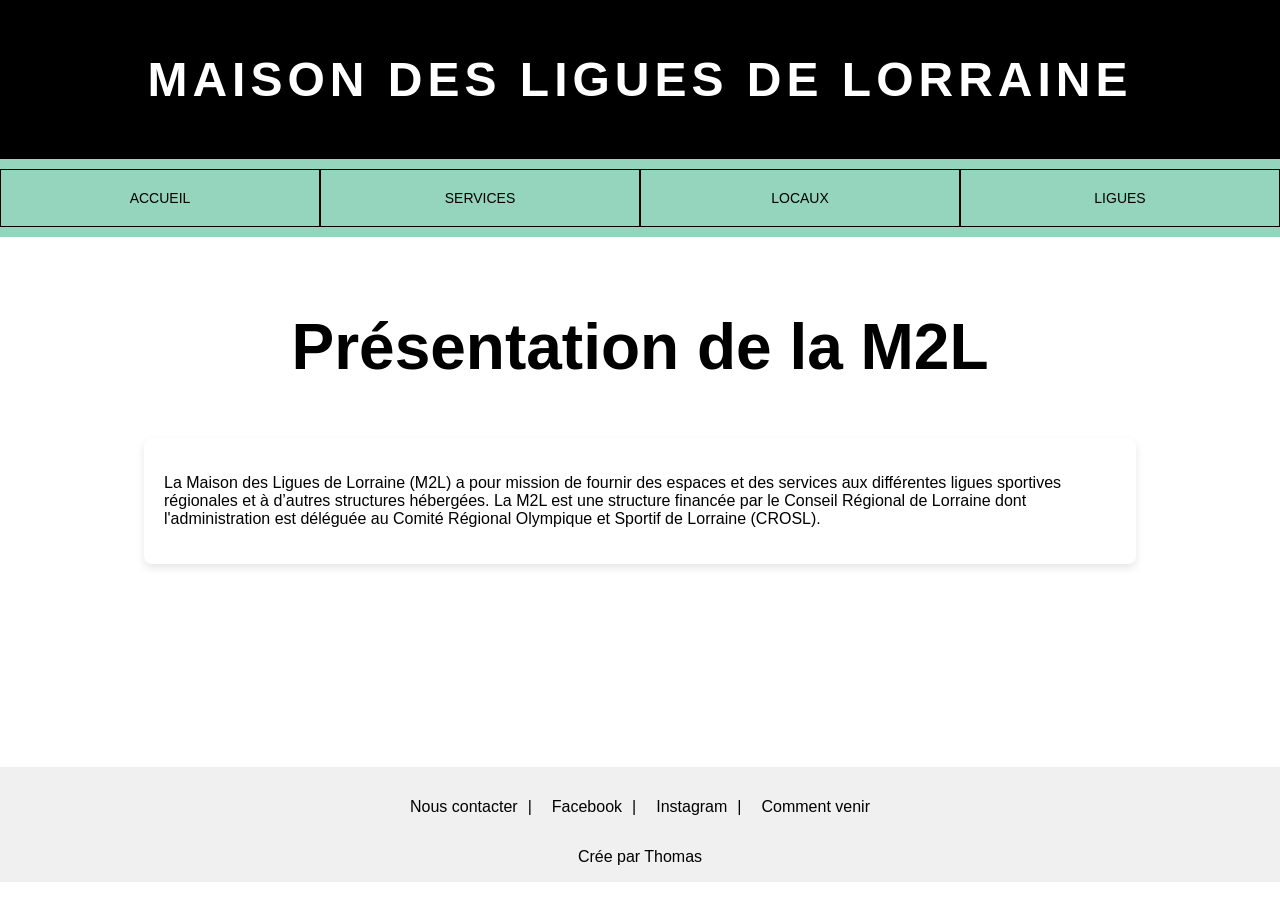
<file: sites/ap2.3-groupe-7-main/index.html>
<!DOCTYPE html>
<html lang="fr">
<head>
    <meta charset="utf-8">
    <meta name="viewport" content="width=device-width, initial-scale=1.0">
    <title>Maison des Ligues de Lorraine</title>
    <link href="style.css" rel="stylesheet">
</head>
<body>
    <header>
        <h1>Maison des Ligues de Lorraine</h1>
    </header>

    <nav>
        <ul>
            <li><a href="index.html">Accueil</a></li>
            <li class="menu-deroulant">
                <a href="services.html">Services</a>
                <ul class="sous-menu">
                    <li><a href="services.html#acces_internet">Accès Internet</a></li>
                    <li><a href="services.html#acces_wifi">Accès Wifi</a></li>
                    <li><a href="services.html#telephonie">Téléphonie</a></li>
                    <li><a href="services.html#affranchissement">Affranchissement</a></li>
                    <li><a href="services.html#impressions">Impressions</a></li>
                    <li><a href="services.html#serveur_ftp">Serveur FTP</a></li>
                    <li><a href="services.html#systeme_reserv">Réservation Salles</a></li>
                    <li><a href="services.html#info_digicode_wifi">Informations du jour</a></li>
                    <li><a href="services.html#gest_config">Gestion configs</a></li>
                    <li><a href="services.html#integ_inform_ligues">Integration postes</a></li>
                    <li><a href="services.html#integ_impr">Intégration imprimantes</a></li>
                    <li><a href="services.html#serv_etab_salaire">Bulletins de salaire</a></li>
                    <li><a href="services.html#formations">Formations</a></li>
                </ul>   
            <li><a href="locaux.html">Locaux</a></li>
            <li class="menu-deroulant">
                <a href="ligues.html">Ligues</a>
                <ul class="sous-menu">
                    <li><a href="ligues.html#ligue1">Ligue Boxe</a></li>
                    <li><a href="ligues.html#ligue2">Ligue Tennis</a></li>
                    <li><a href="ligues.html#ligue3">Ligue Judo</a></li>
                    <li><a href="ligues.html#ligue4">Ligue Futsal</a></li>
                    <li><a href="ligues.html#ligue5">Ligue Karaté </a></li>
                    <li><a href="ligues.html#ligue6">Ligue Handball</a></li>
                    <li><a href="ligues.html#ligue7">Ligue Badminton</a></li>
                </ul>
            </li>  
        </ul>
    </nav>

    <main>
        <section class="content">
            <h2>Présentation  de la M2L</h2>
            <div class="service">
                <p>La Maison des Ligues de Lorraine (M2L) a pour mission de fournir des espaces et des services aux différentes ligues sportives régionales et à d’autres structures hébergées. La M2L est une structure financée par le Conseil Régional de Lorraine dont l'administration est déléguée au Comité Régional Olympique et Sportif de Lorraine (CROSL).</p>
            </div>
        </section>
    </main>

    <footer>
            <ul>
                <li><a href="formulaire.html"target="_blank">Nous contacter</a></li>
                <li><a href="https://www.facebook.com/?locale=fr_FR" target="_blank">Facebook</a></li>
                <li><a href="https://www.instagram.com/"  target="_blank">Instagram</a></li>
                <li><a href="https://www.google.com/maps/place/Ligue+du+Grand+Est+de+Football/@48.7222319,6.1311533,14.25z/data=!4m10!1m2!2m1!1sMaisons+des+ligues+de+Lorraine!3m6!1s0x4794bd3739602975:0xc1f13e7a58e9fa66!8m2!3d48.72407!4d6.1463249!15sCh5NYWlzb25zIGRlcyBsaWd1ZXMgZGUgTG9ycmFpbmWSARthc3NvY2lhdGlvbl9vcl9vcmdhbml6YXRpb27gAQA!16s%2Fg%2F11b6znjp84?hl=fr&entry=ttu&g_ep=EgoyMDI1MDMxOS4yIKXMDSoASAFQAw%3D%3D"  target="_blank">Comment venir</a></li>
            </ul>
        <p>Crée par Thomas</p>
    </footer>
</body>
</html>
</file>
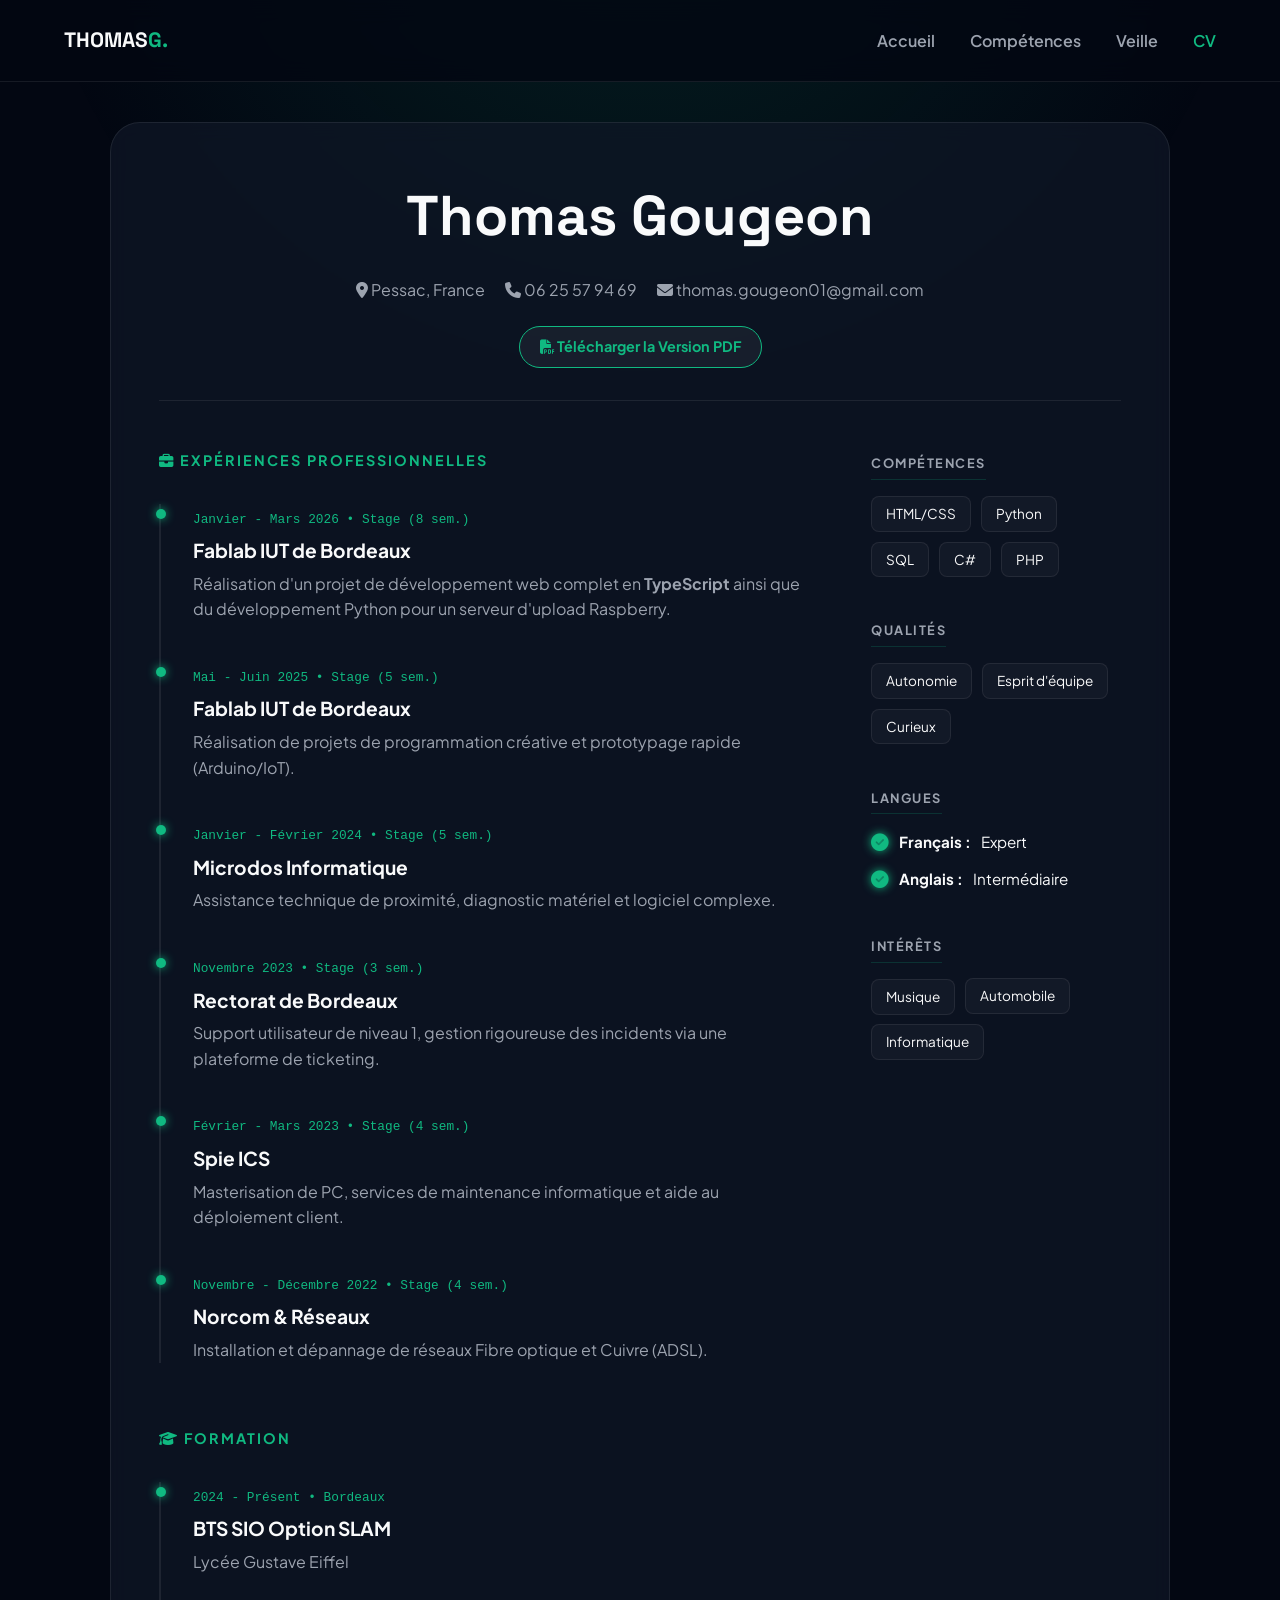
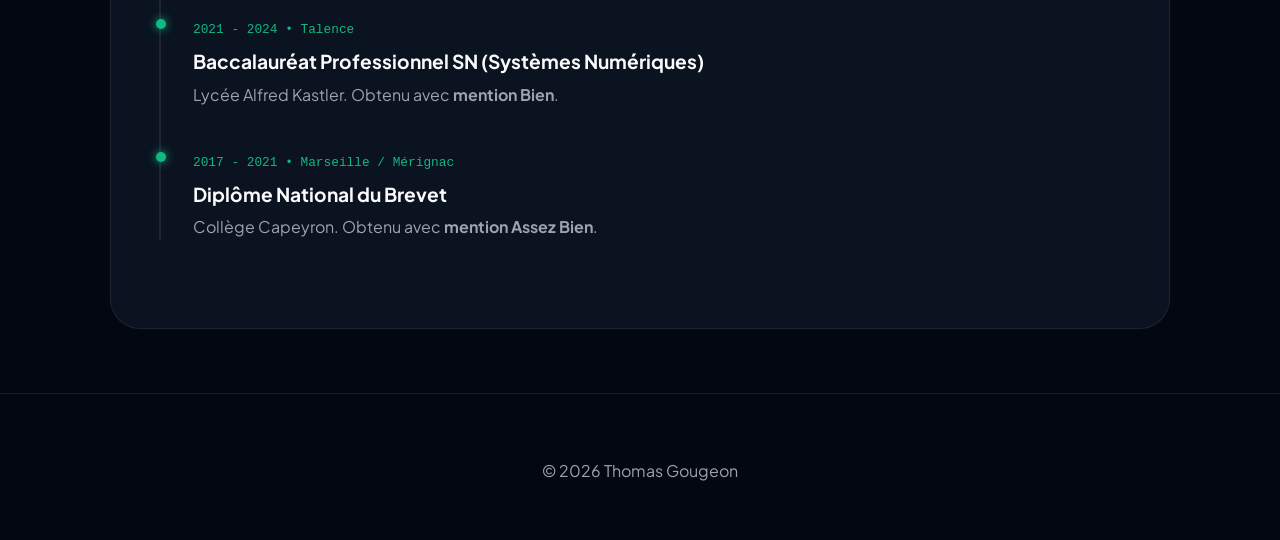
<file: cv.html>
<!DOCTYPE html>
<html lang="fr">
<head>
    <meta charset="UTF-8">
    <meta name="viewport" content="width=device-width, initial-scale=1.0">
    <title>CV - Thomas Gougeon</title>
    <link rel="icon" type="image/png" href="images/tempicon_bg.png">
    <link href="https://fonts.googleapis.com/css2?family=Plus+Jakarta+Sans:wght@400;600;800&family=Space+Grotesk:wght@500;700&display=swap" rel="stylesheet">
    <link rel="stylesheet" href="https://cdnjs.cloudflare.com/ajax/libs/font-awesome/6.4.0/css/all.min.css">
    <link href="https://unpkg.com/aos@2.3.1/dist/aos.css" rel="stylesheet">
    <link rel="stylesheet" href="styles.css">
    <link rel="stylesheet" href="cv.css">
</head>
<body>
    <div class="glow-bg"></div>

    <header class="header">
        <div class="brand">
            <a href="index.html" style="text-decoration: none; color: inherit;">THOMAS<span>G.</span></a>
        </div>
        <nav>
            <a href="index.html">Accueil</a>
            <a href="index.html#competences">Compétences</a>
            <a href="index.html#veille">Veille</a>
            <a href="cv.html" style="color: var(--accent);">CV</a>
        </nav>
    </header>

    <div class="site-wrapper">
        <div class="cv-container" data-aos="fade-up">
            <header class="cv-hero">
                <h1>Thomas Gougeon</h1>
                <div class="cv-contact">
                    <span><i class="fa-solid fa-location-dot"></i> Pessac, France</span>
                    <span><i class="fa-solid fa-phone"></i> 06 25 57 94 69</span>
                    <span><i class="fa-solid fa-envelope"></i> thomas.gougeon01@gmail.com</span>
                </div>
                <a href="CV_-_Thomas_GOUGEON-BTS2B.pdf" class="btn-pdf" target="_blank">
                    <i class="fa-solid fa-file-pdf"></i> Télécharger la Version PDF
                </a>
            </header>

            <div class="cv-content">
                <main class="cv-main">
                    <section>
                        <h3 class="cv-title"><i class="fa-solid fa-briefcase"></i> Expériences Professionnelles</h3>
                        <div class="timeline">
                            <div class="step" data-aos="fade-left">
                                <span class="date">Janvier - Mars 2026 • Stage (8 sem.)</span>
                                <h4>Fablab IUT de Bordeaux</h4>
                                <p>Réalisation d'un projet de développement web complet en <strong>TypeScript</strong> ainsi que du développement Python pour un serveur d'upload Raspberry.</p>
                            </div>

                            <div class="step" data-aos="fade-left" data-aos-delay="100">
                                <span class="date">Mai - Juin 2025 • Stage (5 sem.)</span>
                                <h4>Fablab IUT de Bordeaux</h4>
                                <p>Réalisation de projets de programmation créative et prototypage rapide (Arduino/IoT).</p>
                            </div>

                            <div class="step" data-aos="fade-left" data-aos-delay="200">
                                <span class="date">Janvier - Février 2024 • Stage (5 sem.)</span>
                                <h4>Microdos Informatique</h4>
                                <p>Assistance technique de proximité, diagnostic matériel et logiciel complexe.</p>
                            </div>

                            <div class="step" data-aos="fade-left" data-aos-delay="300">
                                <span class="date">Novembre 2023 • Stage (3 sem.)</span>
                                <h4>Rectorat de Bordeaux</h4>
                                <p>Support utilisateur de niveau 1, gestion rigoureuse des incidents via une plateforme de ticketing.</p>
                            </div>

                            <div class="step" data-aos="fade-left" data-aos-delay="400">
                                <span class="date">Février - Mars 2023 • Stage (4 sem.)</span>
                                <h4>Spie ICS</h4>
                                <p>Masterisation de PC, services de maintenance informatique et aide au déploiement client.</p>
                            </div>

                            <div class="step" data-aos="fade-left" data-aos-delay="500">
                                <span class="date">Novembre - Décembre 2022 • Stage (4 sem.)</span>
                                <h4>Norcom & Réseaux</h4>
                                <p>Installation et dépannage de réseaux Fibre optique et Cuivre (ADSL).</p>
                            </div>
                        </div>
                    </section>

                    <section style="margin-top: 4rem;">
                        <h3 class="cv-title"><i class="fa-solid fa-graduation-cap"></i> Formation</h3>
                        <div class="timeline">
                            <div class="step" data-aos="fade-left">
                                <span class="date">2024 - Présent • Bordeaux</span>
                                <h4>BTS SIO Option SLAM</h4>
                                <p>Lycée Gustave Eiffel</p>
                            </div>

                            <div class="step" data-aos="fade-left">
                                <span class="date">2021 - 2024 • Talence</span>
                                <h4>Baccalauréat Professionnel SN (Systèmes Numériques)</h4>
                                <p>Lycée Alfred Kastler. Obtenu avec <strong>mention Bien</strong>.</p>
                            </div>

                            <div class="step" data-aos="fade-left">
                                <span class="date">2017 - 2021 • Marseille / Mérignac</span>
                                <h4>Diplôme National du Brevet</h4>
                                <p>Collège Capeyron. Obtenu avec <strong>mention Assez Bien</strong>.</p>
                            </div>
                        </div>
                    </section>
                </main>

                <aside class="cv-aside">
                    <div class="aside-block" data-aos="fade-up">
                        <h4>Compétences</h4>
                        <div class="tags">
                            <span>HTML/CSS</span>
                            <span>Python</span>
                            <span>SQL</span>
                            <span>C#</span>
                            <span>PHP</span>
                        </div>
                    </div>

                    <div class="aside-block" data-aos="fade-up">
                        <h4>Qualités</h4>
                        <div class="tags">
                            <span>Autonomie</span>
                            <span>Esprit d'équipe</span>
                            <span>Curieux</span>
                        </div>
                    </div>

                    <div class="aside-block" data-aos="fade-up" data-aos-delay="100">
                        <h4>Langues</h4>
                        <div class="lang-text">
                            <p><i class="fa-solid fa-circle-check" style="color: var(--accent);"></i><b> Français :</b> Expert</p>
                            <p><i class="fa-solid fa-circle-check" style="color: var(--accent);"></i><b> Anglais :</b> Intermédiaire</p>
                        </div>
                    </div>

                    <div class="aside-block" data-aos="fade-up" data-aos-delay="200">
                        <h4>Intérêts</h4>
                        <div class="tags">
                            <span>Musique</span>
                            <span>Automobile</span>
                            <span>Informatique</span>
                        </div>
                    </div>
                </aside>
            </div>
        </div>
    </div>

    <footer class="footer">© 2026 Thomas Gougeon</footer>

    <script src="https://unpkg.com/aos@2.3.1/dist/aos.js"></script>
    <script>
        AOS.init({ duration: 800, once: true });
    </script>
</body>
</html>
</file>
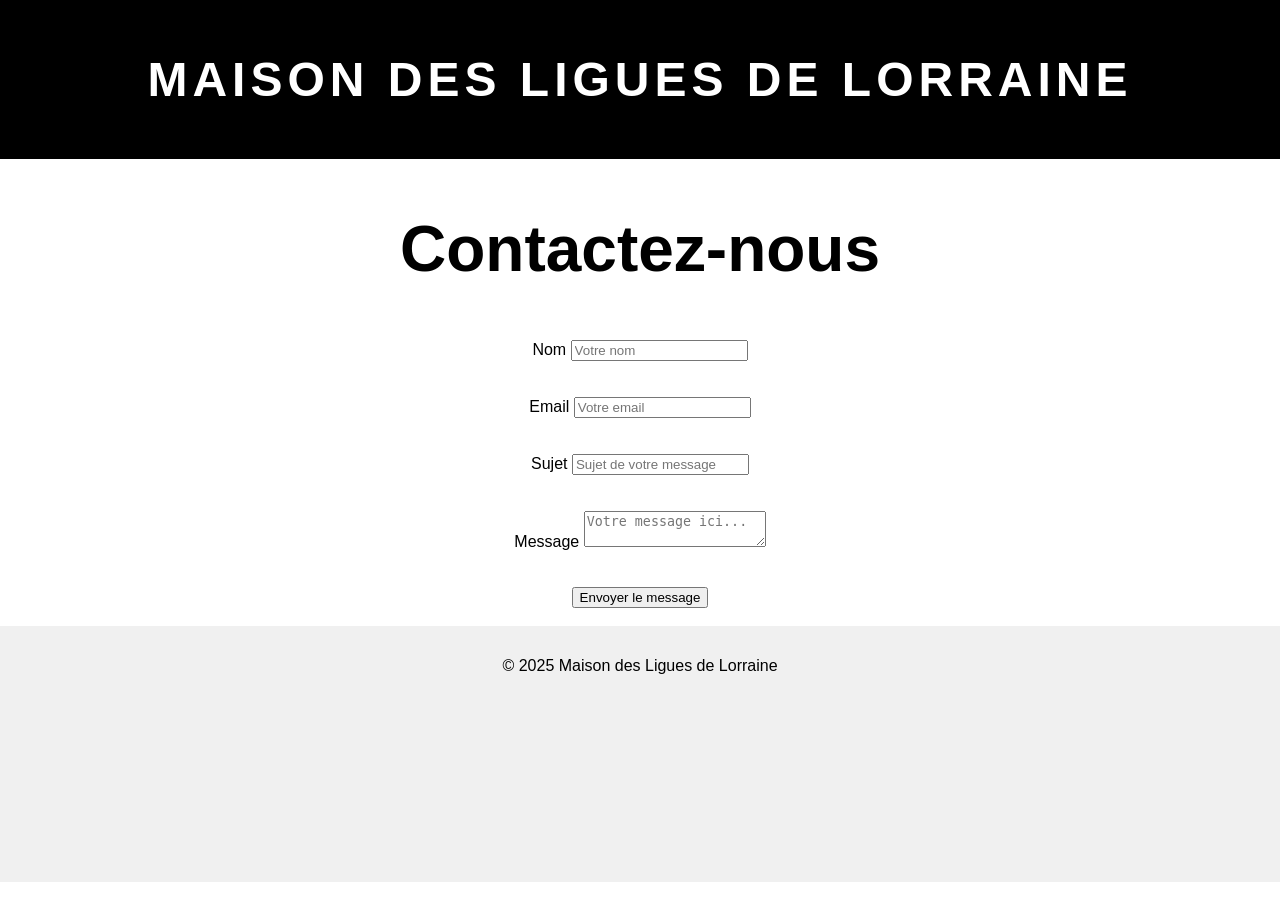
<file: sites/ap2.3-groupe-7-main/formulaire.html>
<!DOCTYPE html>
<html lang="fr">
<head>
    <meta charset="UTF-8">
    <meta name="viewport" content="width=device-width, initial-scale=1.0">
    <title>Contactez la Maison des Ligues de Lorraine</title>
    <link rel="stylesheet" href="style.css">
</head>
<body>

    <header>
        <h1>Maison des Ligues de Lorraine</h1>
    </header>

    <div class="container">
        <h2>Contactez-nous</h2>
        <form action="mailto:contact@maisondesligues.com" method="post" enctype="text/plain">
            <div>
                <label for="name">Nom</label>
                <input type="text" id="name" name="name" required placeholder="Votre nom" />
            </div>
            <br></br>
            <div>
                <label for="email">Email</label>
                <input type="email" id="email" name="email" required placeholder="Votre email" />
            </div>
            <br></br>
            <div>
                <label for="subject">Sujet</label>
                <input type="text" id="subject" name="subject" required placeholder="Sujet de votre message" />
            </div>
            <br></br>
            <div>
                <label for="message">Message</label>
                <textarea id="message" name="message" required placeholder="Votre message ici..."></textarea>
            </div>
            <br></br>
            <button type="submit">Envoyer le message</button>
            <br></br>
        </form>
    </div>

    <footer class="footer">
        <p>&copy; 2025 Maison des Ligues de Lorraine</p>
    </footer>

</body>
</html>
</file>
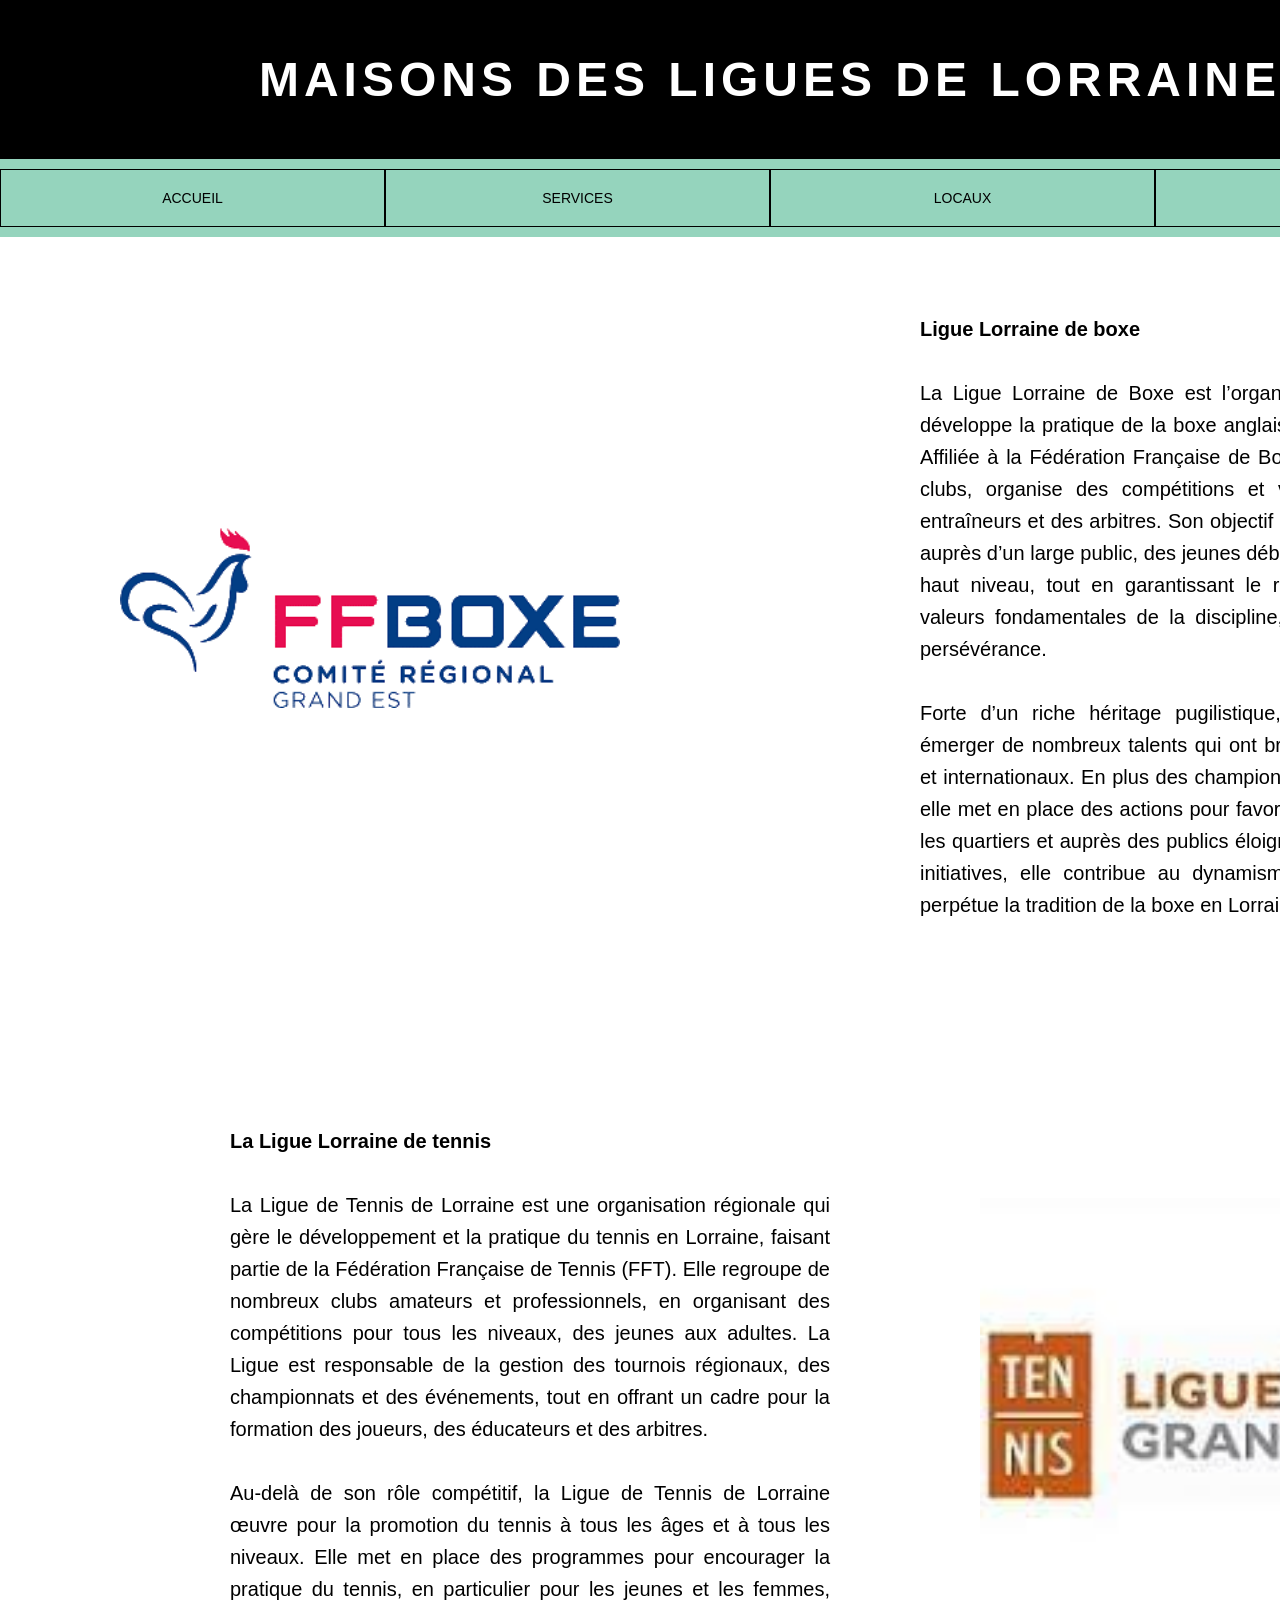
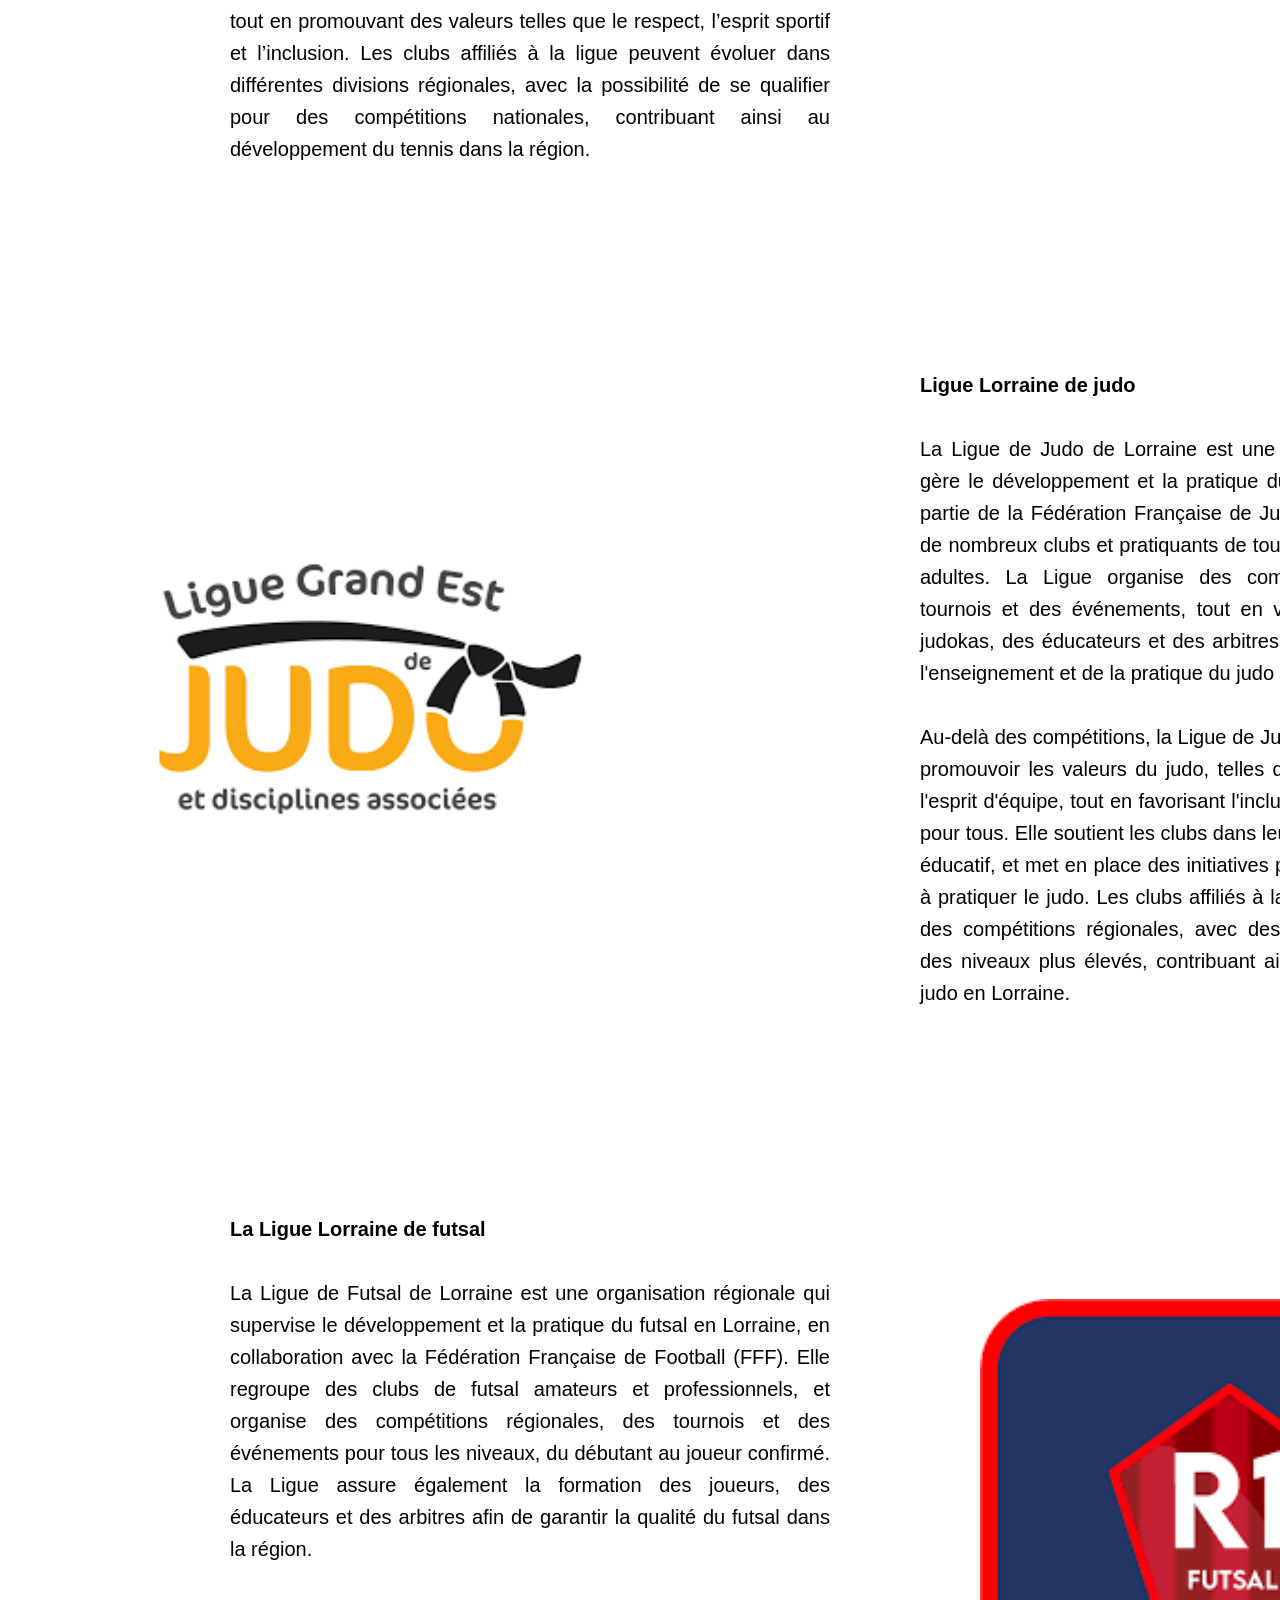
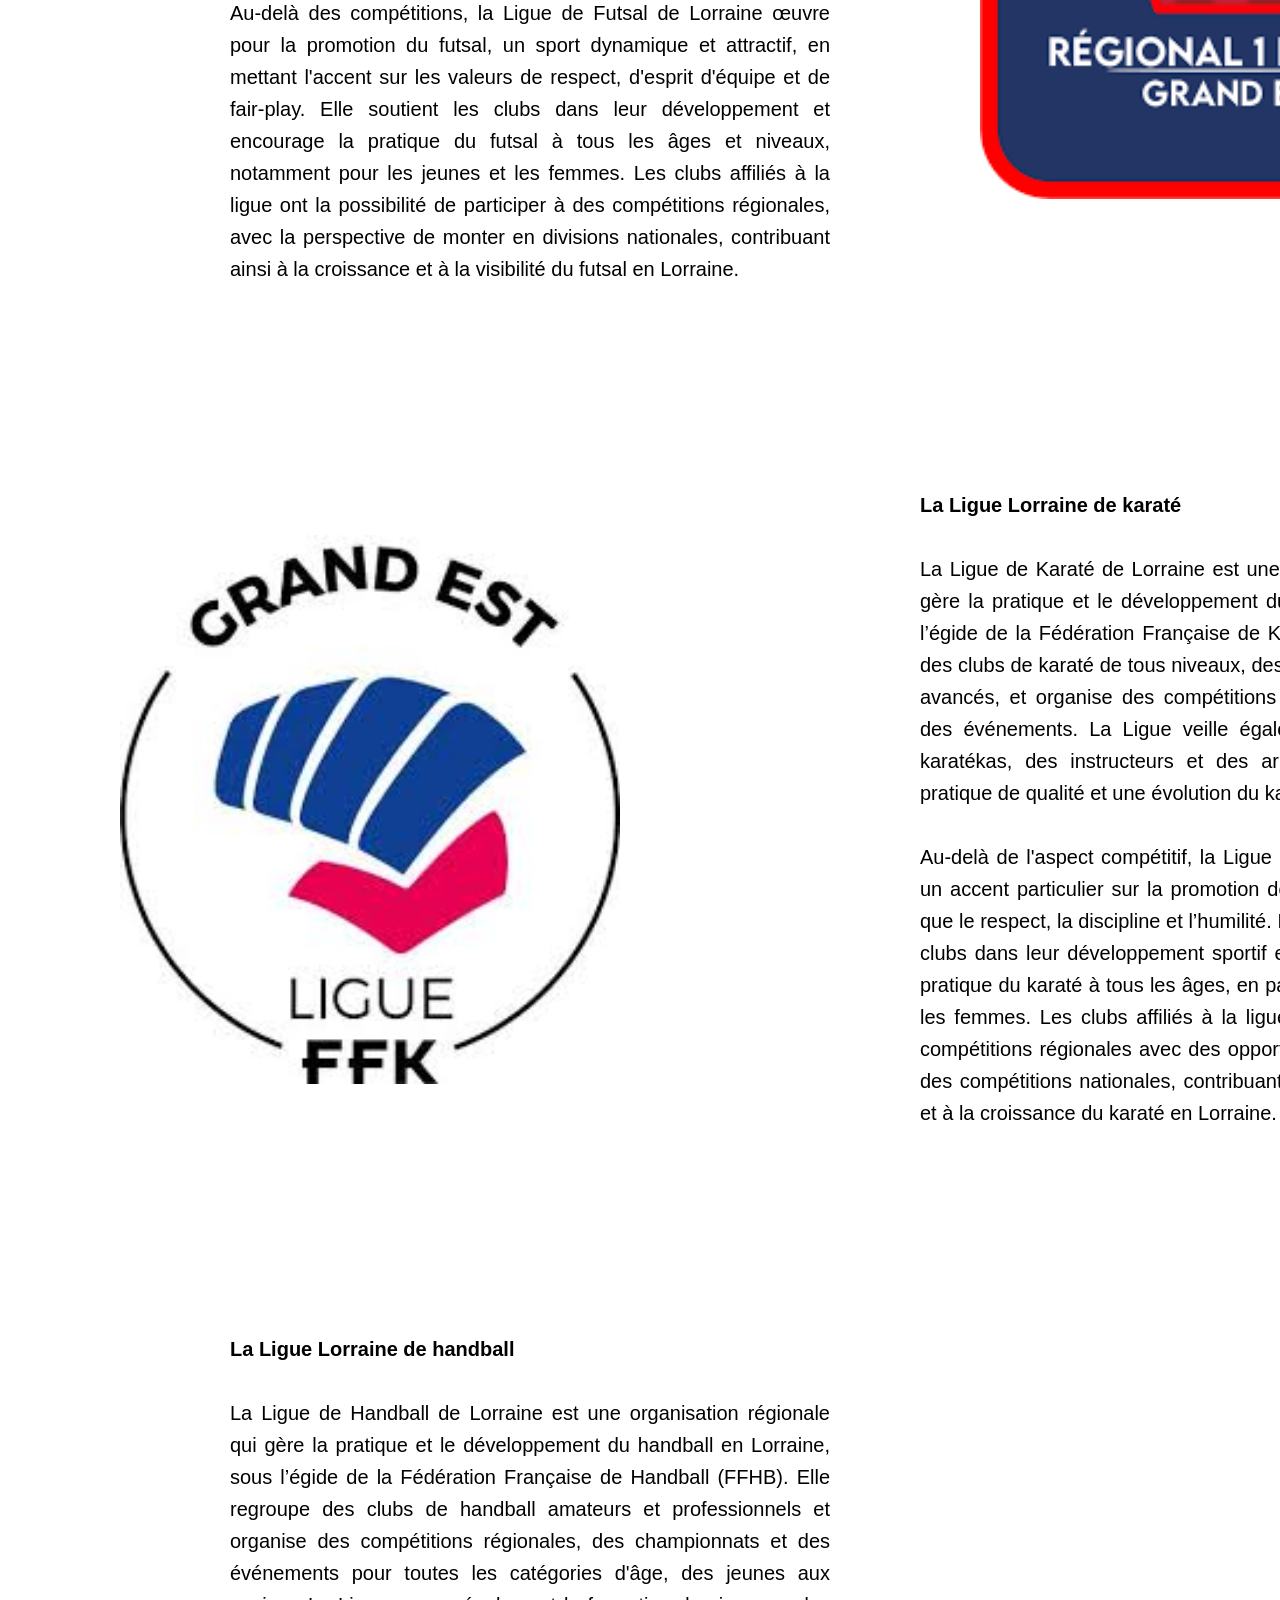
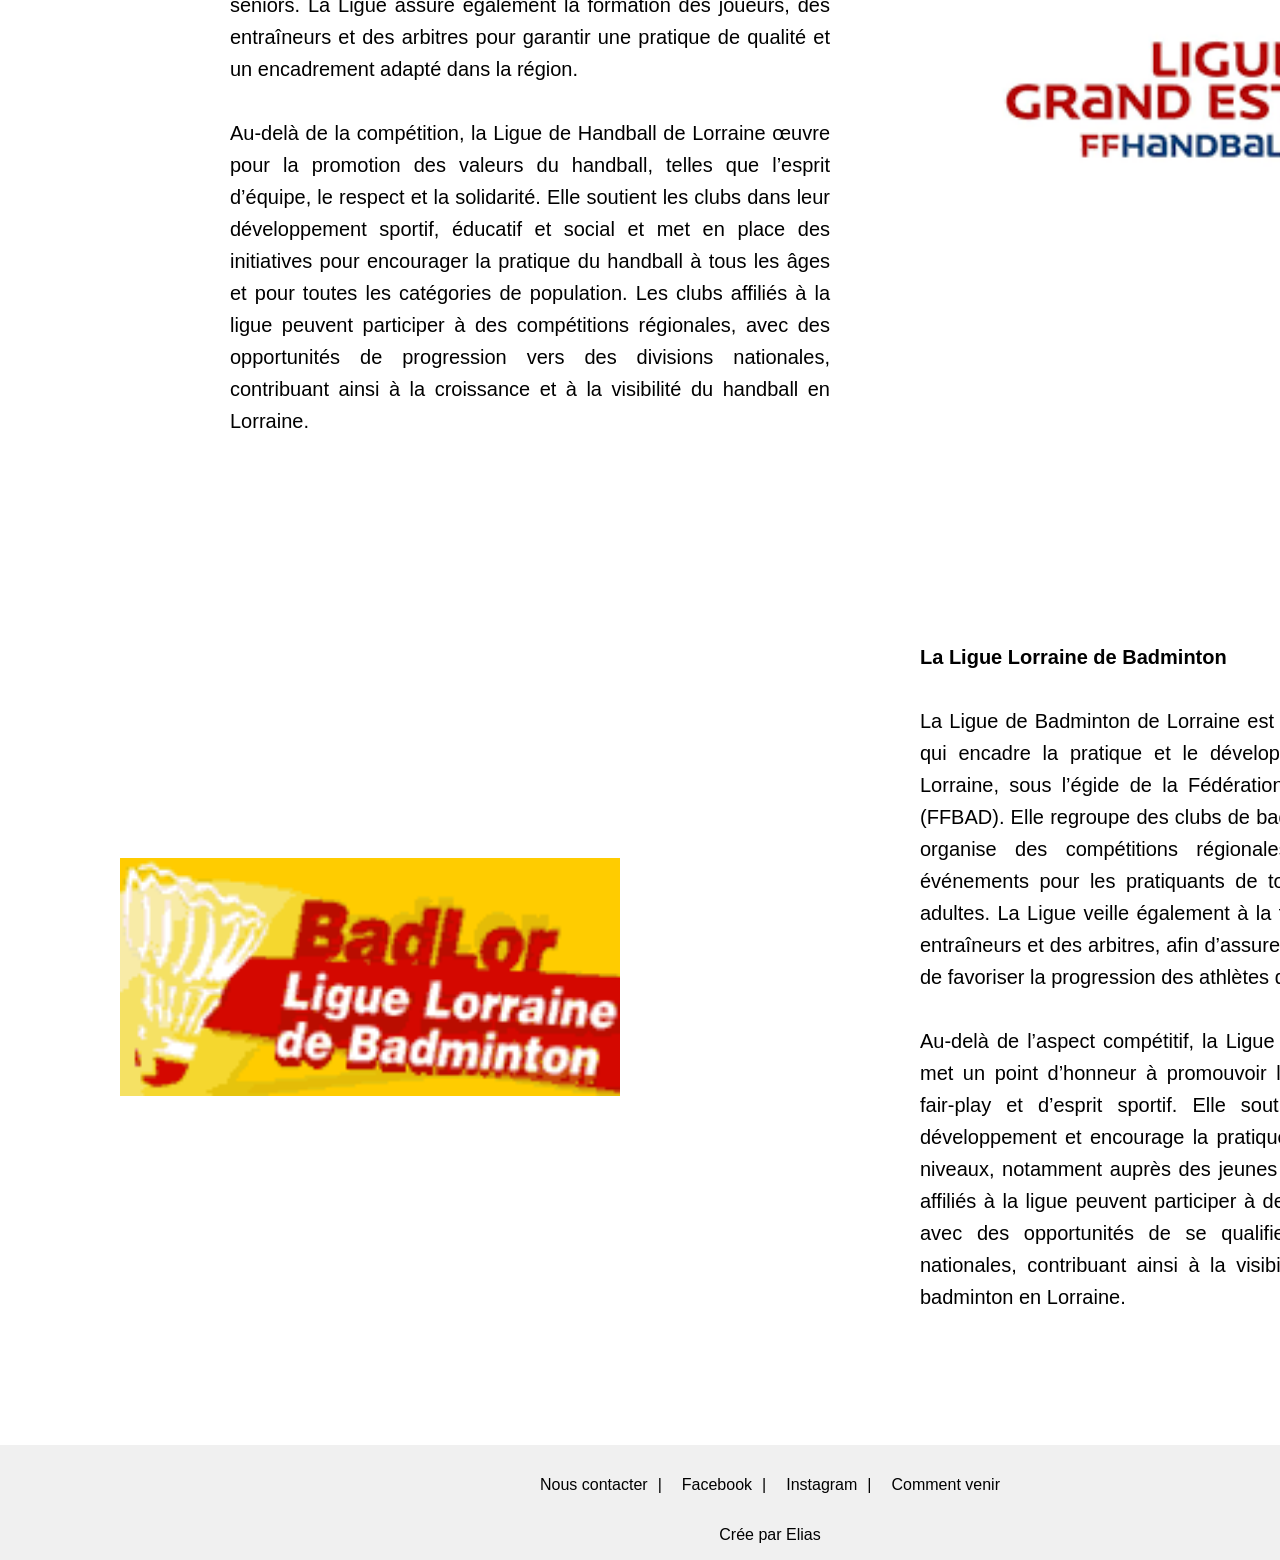
<file: sites/ap2.3-groupe-7-main/ligues.html>
<!DOCTYPE html>
<html lang="fr">
<head>
    <meta charset="UTF-8">
    <meta name="viewport" content="width=device-width, initial-scale=1.0, user-scalable=no">
    <title>Maisons des ligues de Lorraine</title>
    <link rel="stylesheet" href="style.css">
</head>
<body>
    <header>
        <h1>Maisons des ligues de Lorraine</h1>
    </header>

    <nav>
        <ul>
            <li><a href="index.html">Accueil</a></li>
            <li class="menu-deroulant">
                <a href="services.html">Services</a>
                <ul class="sous-menu">
                    <li><a href="services.html#acces_internet">Accès Internet</a></li>
                    <li><a href="services.html#acces_wifi">Accès Wifi</a></li>
                    <li><a href="services.html#telephonie">Téléphonie</a></li>
                    <li><a href="services.html#affranchissement">Affranchissement</a></li>
                    <li><a href="services.html#impressions">Impressions</a></li>
                    <li><a href="services.html#serveur_ftp">Serveur FTP</a></li>
                    <li><a href="services.html#systeme_reserv">Réservation Salles</a></li>
                    <li><a href="services.html#info_digicode_wifi">Informations du jour</a></li>
                    <li><a href="services.html#gest_config">Gestion configs</a></li>
                    <li><a href="services.html#integ_inform_ligues">Integration postes</a></li>
                    <li><a href="services.html#integ_impr">Intégration imprimantes</a></li>
                    <li><a href="services.html#serv_etab_salaire">Bulletins de salaire</a></li>
                    <li><a href="services.html#formations">Formations</a></li>
                </ul>   
            <li><a href="locaux.html">Locaux</a></li>
            <li class="menu-deroulant">
                <a href="ligues.html">Ligues</a>
                <ul class="sous-menu">
                    <li><a href="ligues.html#ligue1">Ligue Boxe</a></li>
                    <li><a href="ligues.html#ligue2">Ligue Tennis</a></li>
                    <li><a href="ligues.html#ligue3">Ligue Judo</a></li>
                    <li><a href="ligues.html#ligue4">Ligue Futsal</a></li>
                    <li><a href="ligues.html#ligue5">Ligue Karaté </a></li>
                    <li><a href="ligues.html#ligue6">Ligue Handball</a></li>
                    <li><a href="ligues.html#ligue7">Ligue Badminton</a></li>
                </ul>
            </li>  
        </ul>
    </nav>
    
    <br>
    </br>
    <main>
    <section id="ligues">
            <div id= "ligue1" class="conteneur1">
                <img src="img/ligue boxe.png" alt="Salle de réunion" class="image">
                <p><strong><a href="https://crgeboxe.com/" class="lien" target="_blank"> Ligue Lorraine de boxe</a></strong>
                <br></br>
                La Ligue Lorraine de Boxe est l’organe officiel qui supervise et développe la pratique de la boxe anglaise dans la région Lorraine. Affiliée à la Fédération Française de Boxe (FFB), elle encadre les clubs, organise des compétitions et veille à la formation des entraîneurs et des arbitres. Son objectif est de promouvoir ce sport auprès d’un large public, des jeunes débutants aux compétiteurs de haut niveau, tout en garantissant le respect des règles et des valeurs fondamentales de la discipline, comme le fair-play et la persévérance.
                <br></br>
                Forte d’un riche héritage pugilistique, la Ligue Lorraine a vu émerger de nombreux talents qui ont brillé sur les rings nationaux et internationaux. En plus des championnats et tournois régionaux, elle met en place des actions pour favoriser l’accès à la boxe dans les quartiers et auprès des publics éloignés du sport. À travers ses initiatives, elle contribue au dynamisme sportif de la région et perpétue la tradition de la boxe en Lorraine.
                </p>
            </div>
            <br></br>
            <br></br>
            <br></br>
            <br></br>
            <div id= "ligue2" class="conteneur2">
                <p><strong><a href="https://www.ligue-grandest-fft.fr/" class="lien" target="_blank">La Ligue Lorraine de tennis</a></strong>
                <br></br>
                La Ligue de Tennis de Lorraine est une organisation régionale qui gère le développement et la pratique du tennis en Lorraine, faisant partie de la Fédération Française de Tennis (FFT). Elle regroupe de nombreux clubs amateurs et professionnels, en organisant des compétitions pour tous les niveaux, des jeunes aux adultes. La Ligue est responsable de la gestion des tournois régionaux, des championnats et des événements, tout en offrant un cadre pour la formation des joueurs, des éducateurs et des arbitres.
                <br></br>
                Au-delà de son rôle compétitif, la Ligue de Tennis de Lorraine œuvre pour la promotion du tennis à tous les âges et à tous les niveaux. Elle met en place des programmes pour encourager la pratique du tennis, en particulier pour les jeunes et les femmes, tout en promouvant des valeurs telles que le respect, l’esprit sportif et l’inclusion. Les clubs affiliés à la ligue peuvent évoluer dans différentes divisions régionales, avec la possibilité de se qualifier pour des compétitions nationales, contribuant ainsi au développement du tennis dans la région.
                </p><img src="img/ligue tennis.png" alt="Salle de réunion" class="image">
            </div>
            <br></br>
            <br></br>
            <br></br>
            <br></br>
            <div id= "ligue3" class="conteneur1">
                <img src="img/ligue judo.png" alt="Salle de réunion" class="image">
                <p><strong><a href="https://judograndest.ffjudo.com/" class="lien" target="_blank"> Ligue Lorraine de judo</a></strong>
                <br></br>
                La Ligue de Judo de Lorraine est une organisation régionale qui gère le développement et la pratique du judo en Lorraine, faisant partie de la Fédération Française de Judo (FFJDA). Elle regroupe de nombreux clubs et pratiquants de tous niveaux, des enfants aux adultes. La Ligue organise des compétitions régionales, des tournois et des événements, tout en veillant à la formation des judokas, des éducateurs et des arbitres pour assurer la qualité de l'enseignement et de la pratique du judo dans la région.
                <br></br>
                Au-delà des compétitions, la Ligue de Judo de Lorraine œuvre pour promouvoir les valeurs du judo, telles que le respect, l'humilité et l'esprit d'équipe, tout en favorisant l'inclusion et la pratique du sport pour tous. Elle soutient les clubs dans leur développement sportif et éducatif, et met en place des initiatives pour encourager les jeunes à pratiquer le judo. Les clubs affiliés à la ligue peuvent participer à des compétitions régionales, avec des opportunités d'accéder à des niveaux plus élevés, contribuant ainsi à l'épanouissement du judo en Lorraine.
                </p>
            </div>
            <br></br>
            <br></br>
            <br></br>
            <br></br>
            <div id= "ligue4" class="conteneur2">
                <p><strong><a href="https://lgef.fff.fr/category/futsal/" class="lien" target="_blank">La Ligue Lorraine de futsal</a></strong>
                <br></br>
                La Ligue de Futsal de Lorraine est une organisation régionale qui supervise le développement et la pratique du futsal en Lorraine, en collaboration avec la Fédération Française de Football (FFF). Elle regroupe des clubs de futsal amateurs et professionnels, et organise des compétitions régionales, des tournois et des événements pour tous les niveaux, du débutant au joueur confirmé. La Ligue assure également la formation des joueurs, des éducateurs et des arbitres afin de garantir la qualité du futsal dans la région.
                <br></br>
                Au-delà des compétitions, la Ligue de Futsal de Lorraine œuvre pour la promotion du futsal, un sport dynamique et attractif, en mettant l'accent sur les valeurs de respect, d'esprit d'équipe et de fair-play. Elle soutient les clubs dans leur développement et encourage la pratique du futsal à tous les âges et niveaux, notamment pour les jeunes et les femmes. Les clubs affiliés à la ligue ont la possibilité de participer à des compétitions régionales, avec la perspective de monter en divisions nationales, contribuant ainsi à la croissance et à la visibilité du futsal en Lorraine.
                </p><img src="img/ligue futsal.png" alt="Salle de réunion" class="image">
            </div>
            <br></br>
            <br></br>
            <br></br>
            <br></br>
            <div id= "ligue5" class="conteneur1">
                <img src="img/ligue karaté.png" alt="Salle de réunion" class="image">
                <p><strong><a href="https://sites.ffkarate.fr/grandest/" class="lien" target="_blank">La Ligue Lorraine de karaté</a></strong>
                <br></br>
                La Ligue de Karaté de Lorraine est une organisation régionale qui gère la pratique et le développement du karaté en Lorraine, sous l’égide de la Fédération Française de Karaté (FFK). Elle regroupe des clubs de karaté de tous niveaux, des débutants aux pratiquants avancés, et organise des compétitions régionales, des stages et des événements. La Ligue veille également à la formation des karatékas, des instructeurs et des arbitres, afin d’assurer une pratique de qualité et une évolution du karaté dans la région.
                <br></br>
                Au-delà de l'aspect compétitif, la Ligue de Karaté de Lorraine met un accent particulier sur la promotion des valeurs du karaté telles que le respect, la discipline et l’humilité. Elle soutient activement les clubs dans leur développement sportif et éducatif et encourage la pratique du karaté à tous les âges, en particulier chez les jeunes et les femmes. Les clubs affiliés à la ligue peuvent participer à des compétitions régionales avec des opportunités de se qualifier pour des compétitions nationales, contribuant ainsi à la reconnaissance et à la croissance du karaté en Lorraine.
                </p>
            </div>
            <br></br>
            <br></br>
            <br></br>
            <br></br>
            <div id= "ligue6" class="conteneur2">
                <p><strong><a href="https://www.grandesthandball.fr/" class="lien" target="_blank">La Ligue Lorraine de handball</a></strong>
                <br></br>
                La Ligue de Handball de Lorraine est une organisation régionale qui gère la pratique et le développement du handball en Lorraine, sous l’égide de la Fédération Française de Handball (FFHB). Elle regroupe des clubs de handball amateurs et professionnels et organise des compétitions régionales, des championnats et des événements pour toutes les catégories d'âge, des jeunes aux seniors. La Ligue assure également la formation des joueurs, des entraîneurs et des arbitres pour garantir une pratique de qualité et un encadrement adapté dans la région.
                <br></br>
                Au-delà de la compétition, la Ligue de Handball de Lorraine œuvre pour la promotion des valeurs du handball, telles que l’esprit d’équipe, le respect et la solidarité. Elle soutient les clubs dans leur développement sportif, éducatif et social et met en place des initiatives pour encourager la pratique du handball à tous les âges et pour toutes les catégories de population. Les clubs affiliés à la ligue peuvent participer à des compétitions régionales, avec des opportunités de progression vers des divisions nationales, contribuant ainsi à la croissance et à la visibilité du handball en Lorraine.
                </p>
                <img src="img/ligue handball.png" alt="Salle de réunion" class="image">
            </div>
            <br></br>
            <br></br>
            <br></br>
            <br></br>
            <div id= "ligue7" class="conteneur1">
                <img src="img/ligue badminthon.png" alt="Salle de réunion" class="image">
                <p><strong><a href="https://lgebad.com/" class="lien" target="_blank">La Ligue Lorraine de Badminton</a></strong>
                <br></br>
                La Ligue de Badminton de Lorraine est une organisation régionale qui encadre la pratique et le développement du badminton en Lorraine, sous l’égide de la Fédération Française de Badminton (FFBAD). Elle regroupe des clubs de badminton de tous niveaux et organise des compétitions régionales, des tournois et des événements pour les pratiquants de tous âges, des jeunes aux adultes. La Ligue veille également à la formation des joueurs, des entraîneurs et des arbitres, afin d’assurer une pratique de qualité et de favoriser la progression des athlètes dans la région.
                <br></br>
                Au-delà de l’aspect compétitif, la Ligue de Badminton de Lorraine met un point d’honneur à promouvoir les valeurs de respect, de fair-play et d’esprit sportif. Elle soutient les clubs dans leur développement et encourage la pratique du badminton à tous les niveaux, notamment auprès des jeunes et des femmes. Les clubs affiliés à la ligue peuvent participer à des compétitions régionales, avec des opportunités de se qualifier pour des compétitions nationales, contribuant ainsi à la visibilité et à la croissance du badminton en Lorraine.
                </p>
            </div>
                <br></br>
                <br></br>

    </section>            
    </main>
    
    <footer>
            <ul>
                <li><a href="formulaire.html"target="_blank">Nous contacter</a></li>
                <li><a href="https://www.facebook.com/?locale=fr_FR" target="_blank">Facebook</a></li>
                <li><a href="https://www.instagram.com/"  target="_blank">Instagram</a></li>
                <li><a href="https://www.google.com/maps/place/Ligue+du+Grand+Est+de+Football/@48.7222319,6.1311533,14.25z/data=!4m10!1m2!2m1!1sMaisons+des+ligues+de+Lorraine!3m6!1s0x4794bd3739602975:0xc1f13e7a58e9fa66!8m2!3d48.72407!4d6.1463249!15sCh5NYWlzb25zIGRlcyBsaWd1ZXMgZGUgTG9ycmFpbmWSARthc3NvY2lhdGlvbl9vcl9vcmdhbml6YXRpb27gAQA!16s%2Fg%2F11b6znjp84?hl=fr&entry=ttu&g_ep=EgoyMDI1MDMxOS4yIKXMDSoASAFQAw%3D%3D"  target="_blank">Comment venir</a></li>
            </ul>
            <p>Crée par Elias</p>
    </footer>
</body>
</html>
</file>
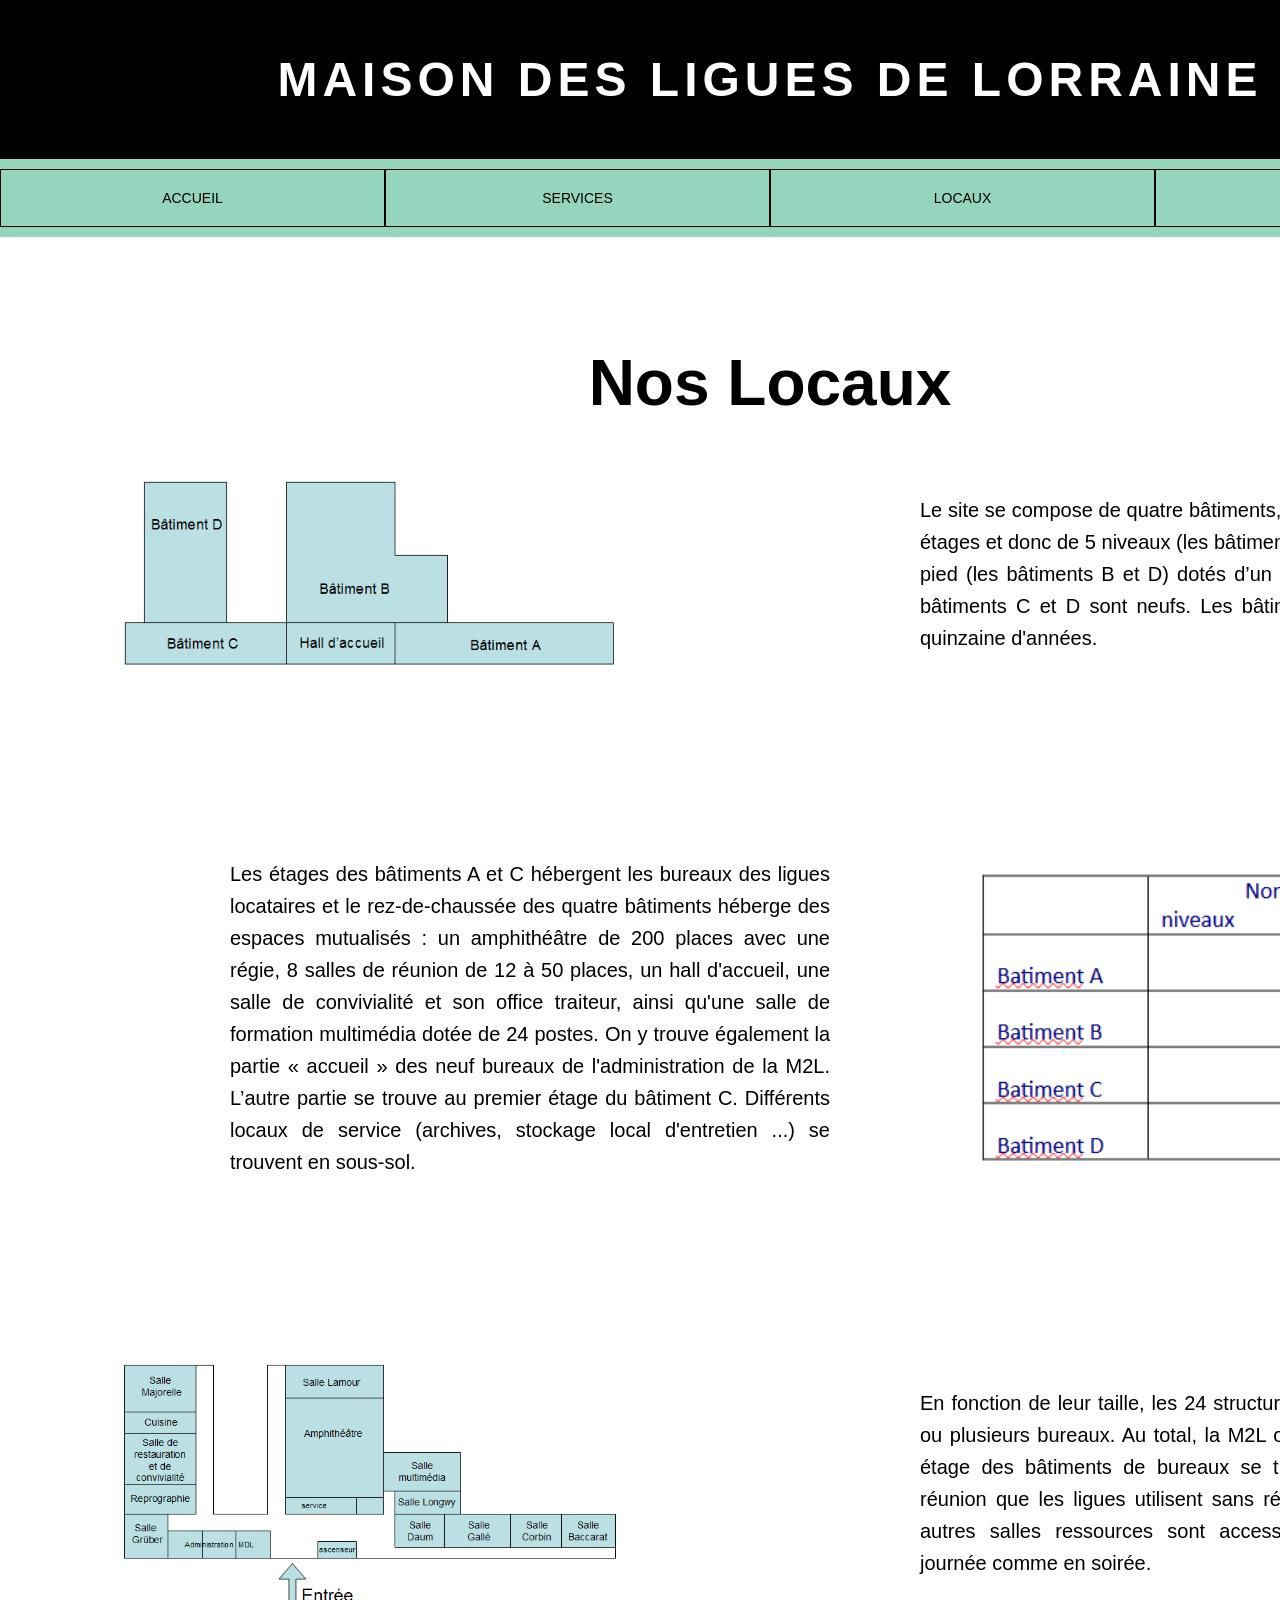
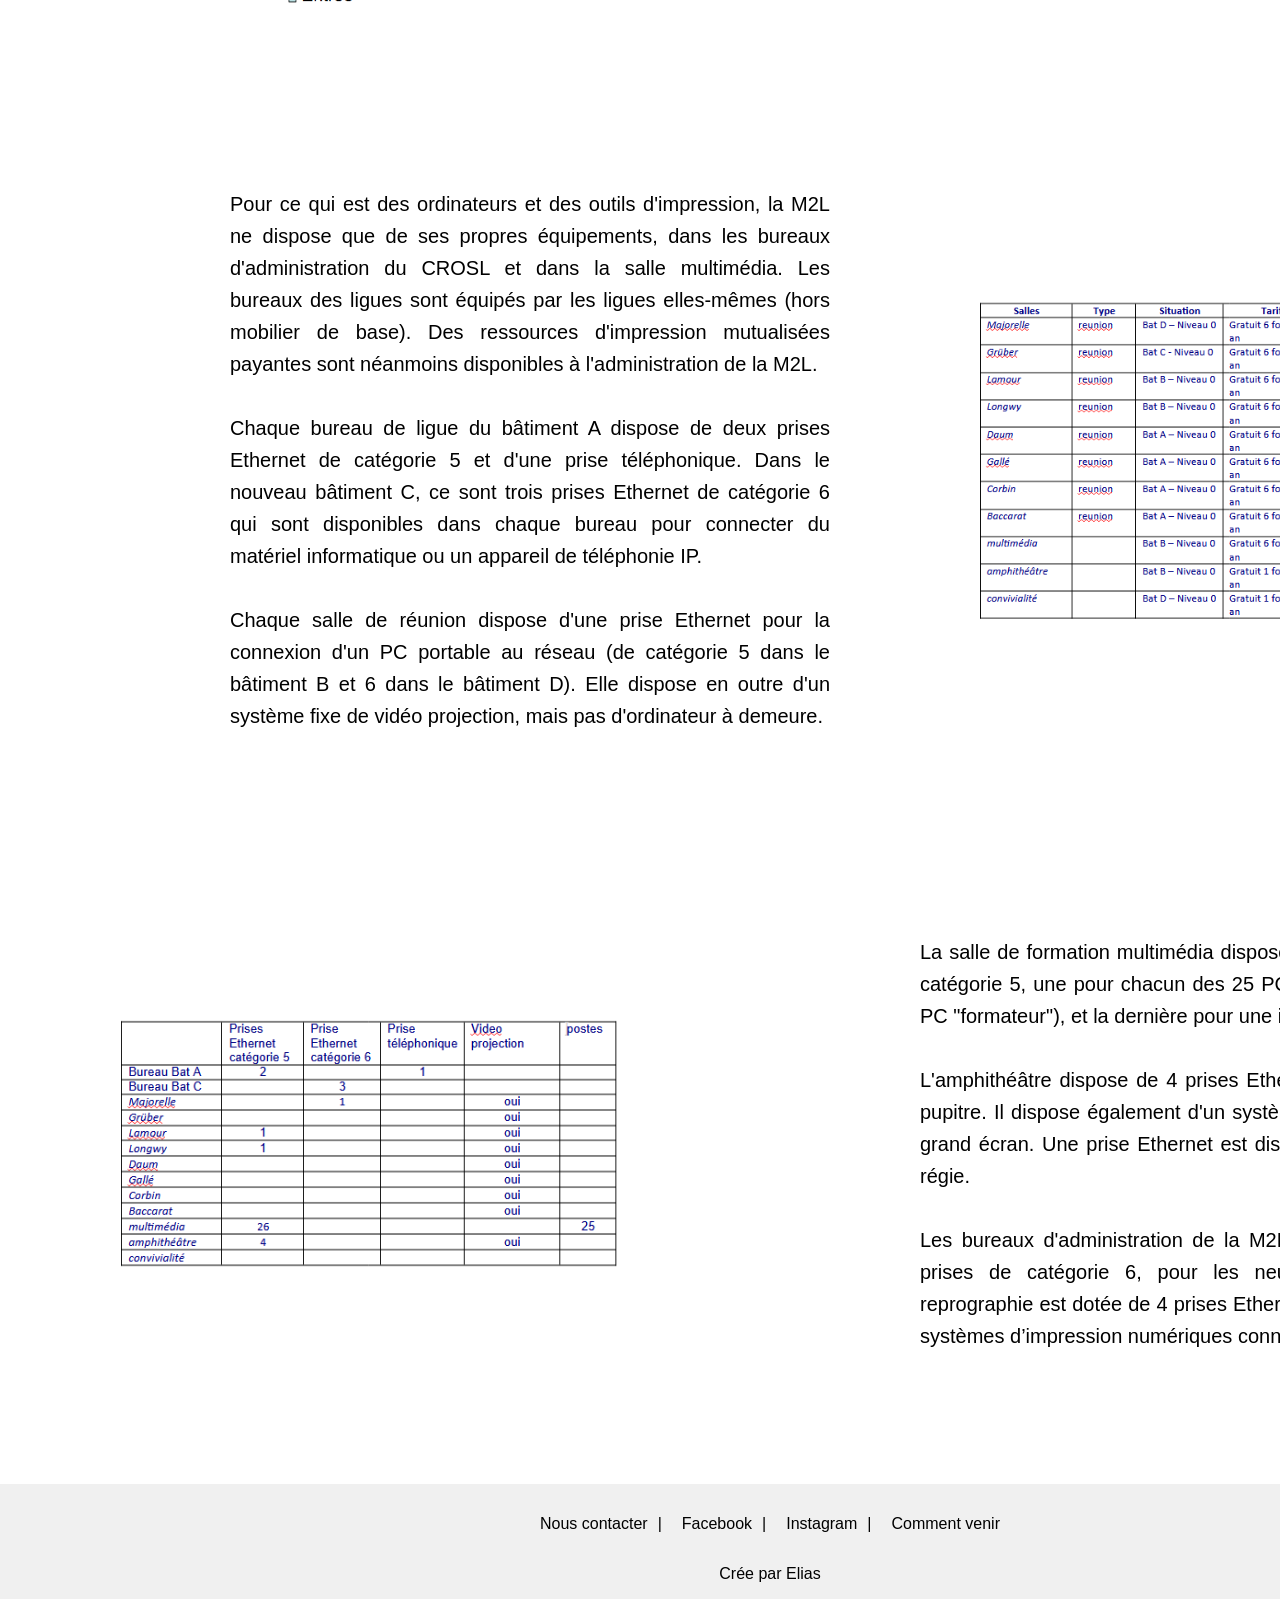
<file: sites/ap2.3-groupe-7-main/locaux.html>
<!DOCTYPE html>
<html lang="fr">
<head>
    <meta charset="UTF-8">
    <meta name="viewport" content="width=device-width, initial-scale=1.0, user-scalable=no">
    <title>Maisons des ligues de Lorraine</title>
    <link rel="stylesheet" href="style.css">
</head>
<body>
    <header>
        <h1>Maison des ligues de Lorraine</h1>
    </header>

        <nav>
        <ul>
            <li><a href="index.html">Accueil</a></li>
            <li class="menu-deroulant">
                <a href="services.html">Services</a>
                <ul class="sous-menu">
                    <li><a href="services.html#acces_internet">Accès Internet</a></li>
                    <li><a href="services.html#acces_wifi">Accès Wifi</a></li>
                    <li><a href="services.html#telephonie">Téléphonie</a></li>
                    <li><a href="services.html#affranchissement">Affranchissement</a></li>
                    <li><a href="services.html#impressions">Impressions</a></li>
                    <li><a href="services.html#serveur_ftp">Serveur FTP</a></li>
                    <li><a href="services.html#systeme_reserv">Réservation Salles</a></li>
                    <li><a href="services.html#info_digicode_wifi">Informations du jour</a></li>
                    <li><a href="services.html#gest_config">Gestion configs</a></li>
                    <li><a href="services.html#integ_inform_ligues">Integration postes</a></li>
                    <li><a href="services.html#integ_impr">Intégration imprimantes</a></li>
                    <li><a href="services.html#serv_etab_salaire">Bulletins de salaire</a></li>
                    <li><a href="services.html#formations">Formations</a></li>
                </ul>   
            <li><a href="locaux.html">Locaux</a></li>
            <li class="menu-deroulant">
                <a href="ligues.html">Ligues</a>
                <ul class="sous-menu">
                    <li><a href="ligues.html#ligue1">Ligue Boxe</a></li>
                    <li><a href="ligues.html#ligue2">Ligue Tennis</a></li>
                    <li><a href="ligues.html#ligue3">Ligue Judo</a></li>
                    <li><a href="ligues.html#ligue4">Ligue Futsal</a></li>
                    <li><a href="ligues.html#ligue5">Ligue Karaté </a></li>
                    <li><a href="ligues.html#ligue6">Ligue Handball</a></li>
                    <li><a href="ligues.html#ligue7">Ligue Badminton</a></li>
                </ul>
            </li>  
        </ul>
    </nav>
    
    <br>
    </br>
    <main>
    <section id="locaux">
        <h2>Nos Locaux</h2>
            <div class="conteneur1">
                <img src="img/plan des batiments.png" alt="Salle de réunion" class="image">
                <p>Le site se compose de quatre bâtiments, dont deux dotés de quatre étages et donc de 5 niveaux (les bâtiments A et C) et deux de plain-pied (les bâtiments B et D) dotés d’un seul rez-de-chaussée. Les bâtiments C et D sont neufs. Les bâtiments A et B datent d'une quinzaine d'années.</p>
            </div>
            <br></br>
            <br></br>
            <br></br>
            <br></br>
            <div class="conteneur2">
                <p>Les étages des bâtiments A et C hébergent les bureaux des ligues locataires et le rez-de-chaussée des quatre bâtiments héberge des espaces mutualisés : un amphithéâtre de 200 places avec une régie, 8 salles de réunion de 12 à 50 places, un hall d'accueil, une salle de convivialité et son office traiteur, ainsi qu'une salle de formation multimédia dotée de 24 postes. On y trouve également la partie « accueil » des neuf bureaux de l'administration de la M2L. L’autre partie se trouve au premier étage du bâtiment C. Différents locaux de service (archives, stockage local d'entretien ...) se trouvent en sous-sol.</p>
                <img src="img/details des etages.png" alt="Salle de réunion" class="image">
            </div>
            <br></br>
            <br></br>
            <br></br>
            <br></br>
            <div class="conteneur1">
                <img src="img/details des locaux.png" alt="Salle de réunion" class="image">
                <p>En fonction de leur taille, les 24 structures hébergées occupent un ou plusieurs bureaux. Au total, la M2L offre 80 bureaux. A chaque étage des bâtiments de bureaux se trouve une petite salle de réunion que les ligues utilisent sans réservation. L'ensemble des autres salles ressources sont accessibles sur réservation, en journée comme en soirée.</p>
            </div>
            <br></br>
            <br></br>
            <br></br>
            <br></br>
            <div class="conteneur2">
                <p>Pour ce qui est des ordinateurs et des outils d'impression, la M2L ne dispose que de ses propres équipements, dans les bureaux d'administration du CROSL et dans la salle multimédia. Les bureaux des ligues sont équipés par les ligues elles-mêmes (hors mobilier de base). Des ressources d'impression mutualisées payantes sont néanmoins disponibles à l'administration de la M2L.
                    <br>
                    </br>
                    Chaque bureau de ligue du bâtiment A dispose de deux prises Ethernet de catégorie 5 et d'une prise téléphonique. Dans le nouveau bâtiment C, ce sont trois prises Ethernet de catégorie 6 qui sont disponibles dans chaque bureau pour connecter du matériel informatique ou un appareil de téléphonie IP.
                    <br>
                    </br>
                    Chaque salle de réunion dispose d'une prise Ethernet pour la connexion d'un PC portable au réseau (de catégorie 5 dans le bâtiment B et 6 dans le bâtiment D). Elle dispose en outre d'un système fixe de vidéo projection, mais pas d'ordinateur à demeure.
                </p>
                <img src="img/tableau salles.png" alt="Salle de réunion" class="image">
            </div>
            <br></br>
            <br></br>
            <br></br>
            <br></br>
            <div class="conteneur1">
                <img src="img/tableau equipements.png" alt="Salle de réunion" class="image">
                <p>La salle de formation multimédia dispose de 26 prises Ethernet de catégorie 5, une pour chacun des 25 PC (24 PC "stagiaires" et un PC "formateur"), et la dernière pour une imprimante réseau.
                    <br>
                    </br>
                    L'amphithéâtre dispose de 4 prises Ethernet de catégorie 5 sur le pupitre. Il dispose également d'un système de vidéo projection sur grand écran. Une prise Ethernet est disponible également dans la régie.
                    <br>
                    </br>
                    Les bureaux d'administration de la M2L disposent en tout de 27 prises de catégorie 6, pour les neuf bureaux. La salle de reprographie est dotée de 4 prises Ethernet de catégorie 6 pour les systèmes d’impression numériques connectés.
                </p>
                </div>
                <br></br>
                <br></br>

    </section>            
    </main>
    
    <footer>
            <ul>
                <li><a href="formulaire.html"target="_blank">Nous contacter</a></li>
                <li><a href="https://www.facebook.com/?locale=fr_FR" target="_blank">Facebook</a></li>
                <li><a href="https://www.instagram.com/"  target="_blank">Instagram</a></li>
                <li><a href="https://www.google.com/maps/place/Ligue+du+Grand+Est+de+Football/@48.7222319,6.1311533,14.25z/data=!4m10!1m2!2m1!1sMaisons+des+ligues+de+Lorraine!3m6!1s0x4794bd3739602975:0xc1f13e7a58e9fa66!8m2!3d48.72407!4d6.1463249!15sCh5NYWlzb25zIGRlcyBsaWd1ZXMgZGUgTG9ycmFpbmWSARthc3NvY2lhdGlvbl9vcl9vcmdhbml6YXRpb27gAQA!16s%2Fg%2F11b6znjp84?hl=fr&entry=ttu&g_ep=EgoyMDI1MDMxOS4yIKXMDSoASAFQAw%3D%3D"  target="_blank">Comment venir</a></li>
            </ul>
            <p>Crée par Elias</p>
    </footer>
</body>
</html>
</file>
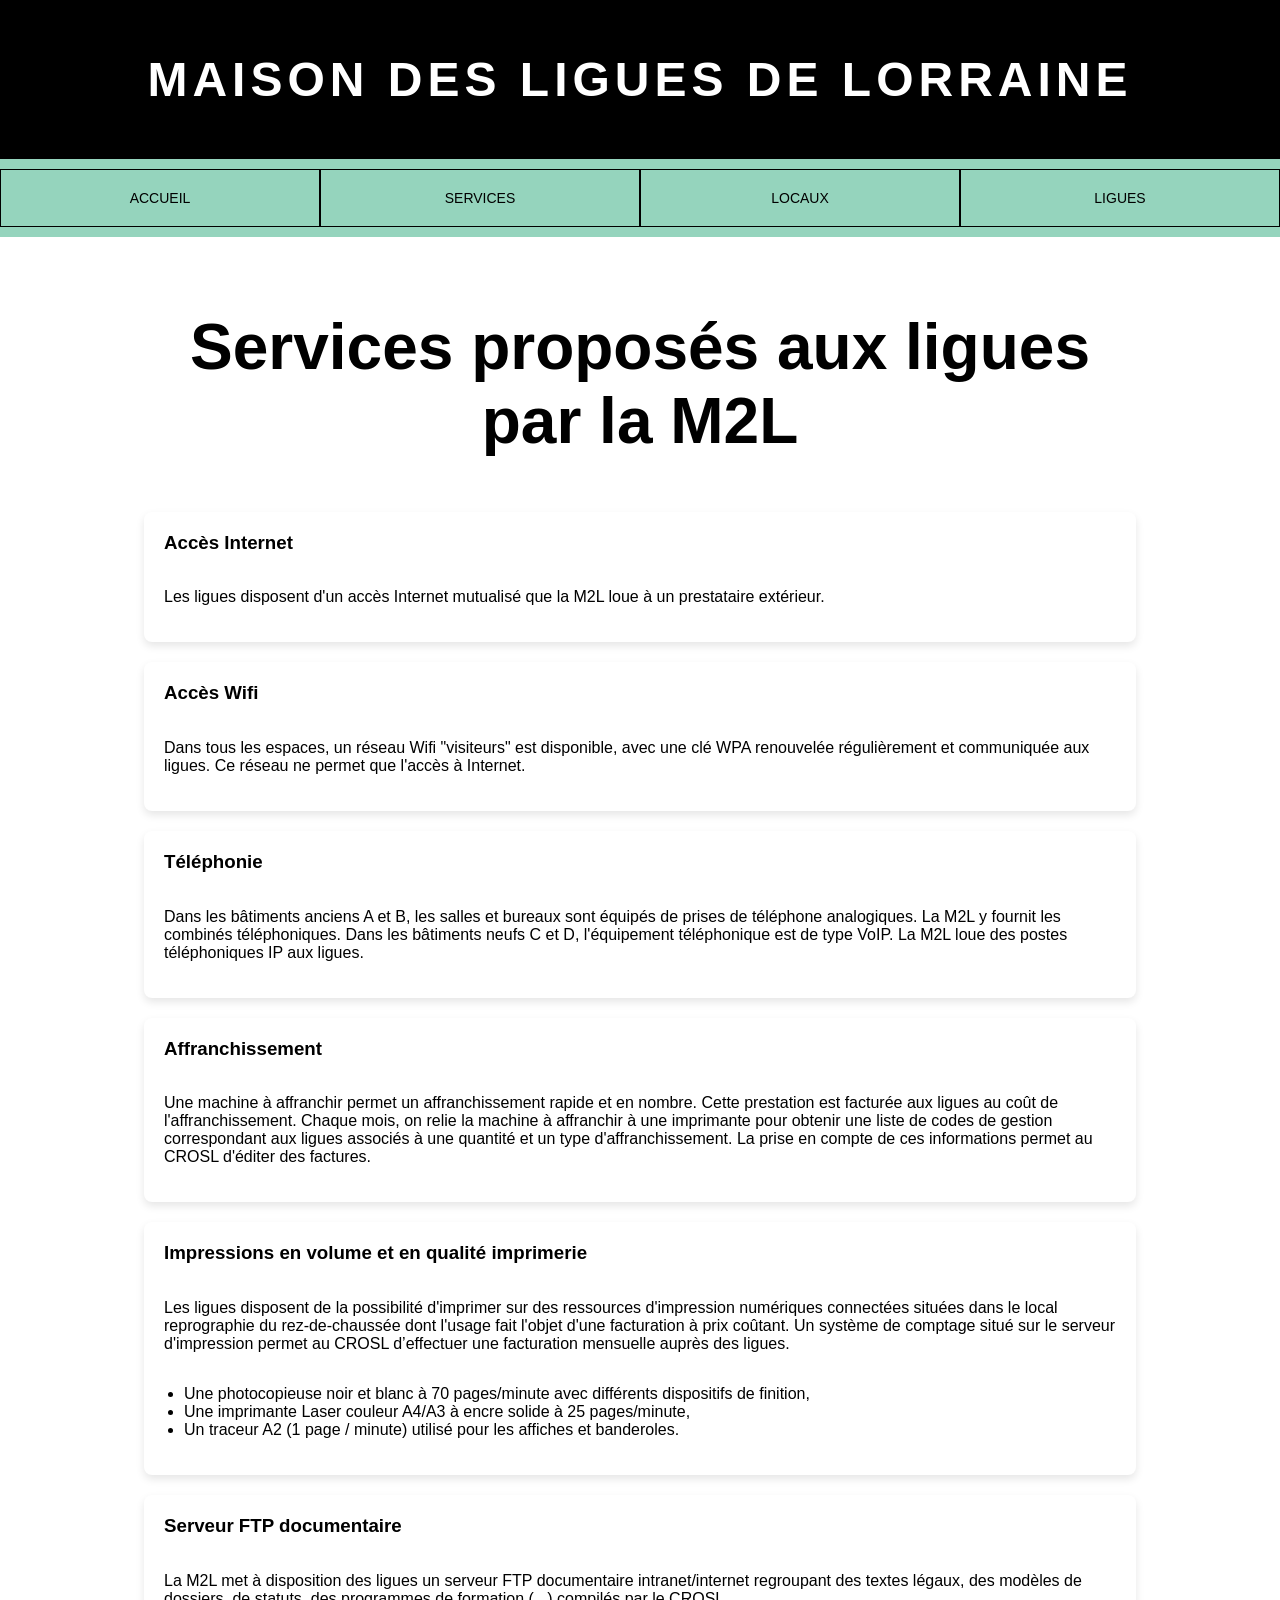
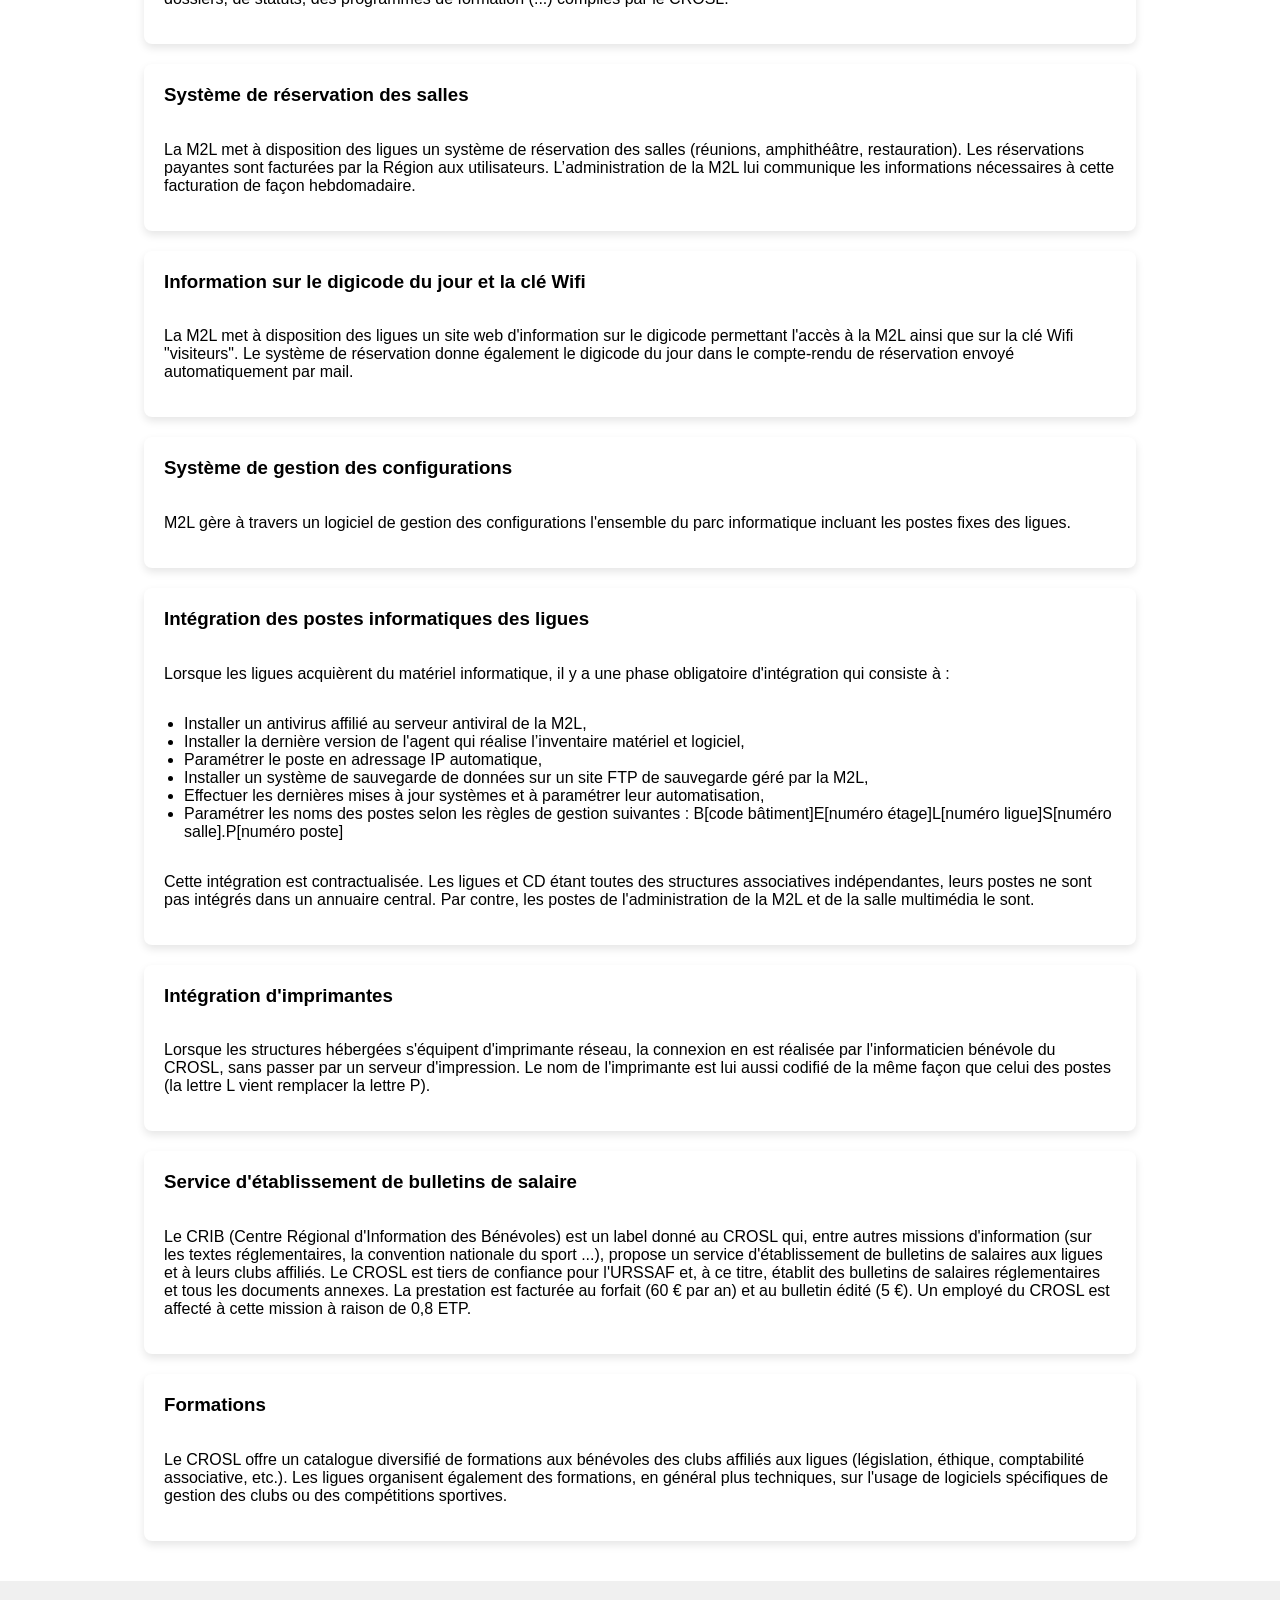
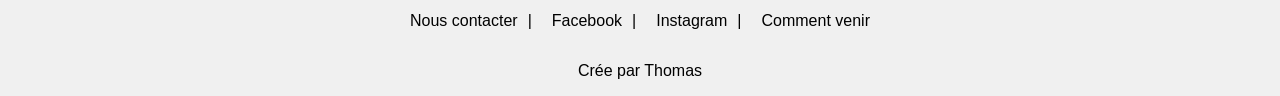
<file: sites/ap2.3-groupe-7-main/services.html>
<!DOCTYPE html>
<html lang="fr">
<head>
    <meta charset="utf-8">
    <meta name="viewport" content="width=device-width, initial-scale=1.0">
    <title>Maison des Ligues de Lorraine</title>
    <link href="style.css" rel="stylesheet">
</head>
<body>
    <header>
        <h1>Maison des Ligues de Lorraine</h1>
    </header>

    <nav>
        <ul>
            <li><a href="index.html">Accueil</a></li>
            <li class="menu-deroulant">
                <a href="services.html">Services</a>
                <ul class="sous-menu">
                    <li><a href="services.html#acces_internet">Accès Internet</a></li>
                    <li><a href="services.html#acces_wifi">Accès Wifi</a></li>
                    <li><a href="services.html#telephonie">Téléphonie</a></li>
                    <li><a href="services.html#affranchissement">Affranchissement</a></li>
                    <li><a href="services.html#impressions">Impressions</a></li>
                    <li><a href="services.html#serveur_ftp">Serveur FTP</a></li>
                    <li><a href="services.html#systeme_reserv">Réservation Salles</a></li>
                    <li><a href="services.html#info_digicode_wifi">Informations du jour</a></li>
                    <li><a href="services.html#gest_config">Gestion configs</a></li>
                    <li><a href="services.html#integ_inform_ligues">Integration postes</a></li>
                    <li><a href="services.html#integ_impr">Intégration imprimantes</a></li>
                    <li><a href="services.html#serv_etab_salaire">Bulletins de salaire</a></li>
                    <li><a href="services.html#formations">Formations</a></li>
                </ul>   
            <li><a href="locaux.html">Locaux</a></li>
            <li class="menu-deroulant">
                <a href="ligues.html">Ligues</a>
                <ul class="sous-menu">
                    <li><a href="ligues.html#ligue1">Ligue Boxe</a></li>
                    <li><a href="ligues.html#ligue2">Ligue Tennis</a></li>
                    <li><a href="ligues.html#ligue3">Ligue Judo</a></li>
                    <li><a href="ligues.html#ligue4">Ligue Futsal</a></li>
                    <li><a href="ligues.html#ligue5">Ligue Karaté </a></li>
                    <li><a href="ligues.html#ligue6">Ligue Handball</a></li>
                    <li><a href="ligues.html#ligue7">Ligue Badminton</a></li>
                </ul>
            </li>  
        </ul>
    </nav>

    <main>
        <section class="content">
            <h2>Services proposés aux ligues par la M2L</h2>
            <div id="acces_internet" class="service">
                <h3>Accès Internet</h3>
                <p>Les ligues disposent d'un accès Internet mutualisé que la M2L loue à un prestataire extérieur.</p>
            </div>
            <div id="acces_wifi" class="service">
                <h3>Accès Wifi</h3>
                <p>Dans tous les espaces, un réseau Wifi "visiteurs" est disponible, avec une clé WPA renouvelée régulièrement et communiquée aux ligues. Ce réseau ne permet que l'accès à Internet.</p>
            </div>
            <div id="telephonie" class="service">
                <h3>Téléphonie</h3>
                <p>Dans les bâtiments anciens A et B, les salles et bureaux sont équipés de prises de téléphone analogiques. La M2L y fournit les combinés téléphoniques. Dans les bâtiments neufs C et D, l'équipement téléphonique est de type VoIP. La M2L loue des postes téléphoniques IP aux ligues.</p>
            </div>
            <div id="affranchissement" class="service">
                <h3>Affranchissement</h3>
                <p>Une machine à affranchir permet un affranchissement rapide et en nombre. Cette prestation est facturée aux ligues au coût de l'affranchissement. Chaque mois, on relie la machine à affranchir à une imprimante pour obtenir une liste de codes de gestion correspondant aux ligues associés à une quantité et un type d'affranchissement. La prise en compte de ces informations permet au CROSL d'éditer des factures.</p>
            </div>
            <div id="impressions" class="service">
                <h3>Impressions en volume et en qualité imprimerie</h3>
                <p>Les ligues disposent de la possibilité d'imprimer sur des ressources d'impression numériques connectées situées dans le local reprographie du rez-de-chaussée dont l'usage fait l'objet d'une facturation à prix coûtant. Un système de comptage situé sur le serveur d'impression permet au CROSL d’effectuer une facturation mensuelle auprès des ligues.</p>
                <ul>
                    <li>Une photocopieuse noir et blanc à 70 pages/minute avec différents dispositifs de finition,</li>
                    <li>Une imprimante Laser couleur A4/A3 à encre solide à 25 pages/minute,</li>
                    <li>Un traceur A2 (1 page / minute) utilisé pour les affiches et banderoles.</li>
                </ul>
            </div>
            <div id="serveur_ftp" class="service">
                <h3>Serveur FTP documentaire</h3>
                <p>La M2L met à disposition des ligues un serveur FTP documentaire intranet/internet regroupant des textes légaux, des modèles de dossiers, de statuts, des programmes de formation (...) compilés par le CROSL.</p>
            </div>
            <div id="systeme_reserv" class="service">
                <h3>Système de réservation des salles</h3>
                <p>La M2L met à disposition des ligues un système de réservation des salles (réunions, amphithéâtre, restauration). Les réservations payantes sont facturées par la Région aux utilisateurs. L’administration de la M2L lui communique les informations nécessaires à cette facturation de façon hebdomadaire.</p>
            </div>
            <div id="info_digicode_wifi" class="service">
                <h3>Information sur le digicode du jour et la clé Wifi</h3>
                <p>La M2L met à disposition des ligues un site web d'information sur le digicode permettant l'accès à la M2L ainsi que sur la clé Wifi "visiteurs". Le système de réservation donne également le digicode du jour dans le compte-rendu de réservation envoyé automatiquement par mail.</p>
            </div>
            <div id="gest_config" class="service">
                <h3>Système de gestion des configurations</h3>
                <p>M2L gère à travers un logiciel de gestion des configurations l'ensemble du parc informatique incluant les postes fixes des ligues.</p>
            </div>
            <div id="integ_inform_ligues" class="service">
                <h3>Intégration des postes informatiques des ligues</h3>
                <p>Lorsque les ligues acquièrent du matériel informatique, il y a une phase obligatoire d'intégration qui consiste à :</p>
                <ul>
                    <li>Installer un antivirus affilié au serveur antiviral de la M2L,</li>
                    <li>Installer la dernière version de l'agent qui réalise l’inventaire matériel et logiciel,</li>
                    <li>Paramétrer le poste en adressage IP automatique,</li>
                    <li>Installer un système de sauvegarde de données sur un site FTP de sauvegarde géré par la M2L,</li>
                    <li>Effectuer les dernières mises à jour systèmes et à paramétrer leur automatisation,</li>
                    <li>Paramétrer les noms des postes selon les règles de gestion suivantes : B[code bâtiment]E[numéro étage]L[numéro ligue]S[numéro salle].P[numéro poste]</li>
                </ul>
                <p>Cette intégration est contractualisée. Les ligues et CD étant toutes des structures associatives indépendantes, leurs postes ne sont pas intégrés dans un annuaire central. Par contre, les postes de l'administration de la M2L et de la salle multimédia le sont.</p>
            </div>
            <div id="integ_impr" class="service">
                <h3>Intégration d'imprimantes</h3>
                <p>Lorsque les structures hébergées s'équipent d'imprimante réseau, la connexion en est réalisée par l'informaticien bénévole du CROSL, sans passer par un serveur d'impression. Le nom de l'imprimante est lui aussi codifié de la même façon que celui des postes (la lettre L vient remplacer la lettre P).</p>
            </div>
            <div id="serv_etab_salaire" class="service">
                <h3>Service d'établissement de bulletins de salaire</h3>
                <p>Le CRIB (Centre Régional d'Information des Bénévoles) est un label donné au CROSL qui, entre autres missions d'information (sur les textes réglementaires, la convention nationale du sport ...), propose un service d'établissement de bulletins de salaires aux ligues et à leurs clubs affiliés. Le CROSL est tiers de confiance pour l'URSSAF et, à ce titre, établit des bulletins de salaires réglementaires et tous les documents annexes. La prestation est facturée au forfait (60 € par an) et au bulletin édité (5 €). Un employé du CROSL est affecté à cette mission à raison de 0,8 ETP.</p>
            </div>
            <div id="formations" class="service">
                <h3>Formations</h3>
                <p>Le CROSL offre un catalogue diversifié de formations aux bénévoles des clubs affiliés aux ligues (législation, éthique, comptabilité associative, etc.). Les ligues organisent également des formations, en général plus techniques, sur l'usage de logiciels spécifiques de gestion des clubs ou des compétitions sportives.</p>
            </div>
        </section>
    </main>

    <footer>
            <ul>
                <li><a href="formulaire.html"target="_blank">Nous contacter</a></li>
                <li><a href="https://www.facebook.com/?locale=fr_FR" target="_blank">Facebook</a></li>
                <li><a href="https://www.instagram.com/"  target="_blank">Instagram</a></li>
                <li><a href="https://www.google.com/maps/place/Ligue+du+Grand+Est+de+Football/@48.7222319,6.1311533,14.25z/data=!4m10!1m2!2m1!1sMaisons+des+ligues+de+Lorraine!3m6!1s0x4794bd3739602975:0xc1f13e7a58e9fa66!8m2!3d48.72407!4d6.1463249!15sCh5NYWlzb25zIGRlcyBsaWd1ZXMgZGUgTG9ycmFpbmWSARthc3NvY2lhdGlvbl9vcl9vcmdhbml6YXRpb27gAQA!16s%2Fg%2F11b6znjp84?hl=fr&entry=ttu&g_ep=EgoyMDI1MDMxOS4yIKXMDSoASAFQAw%3D%3D"  target="_blank">Comment venir</a></li>
            </ul>
        <p>Crée par Thomas</p>
    </footer>
</body>
</html>
</file>
<file: sites/ap2.3-groupe-7-main/style.css>
body {
    font-family: Arial, sans-serif;
    color: black;
    text-align: center;
    display: grid;
    grid-template-rows: auto auto 1fr auto;
    height: 98vh;
    margin: 0;
}

header {
    text-transform: uppercase;
    letter-spacing: 5px;
    padding: 20px;
    font-size: 24px;
    background-color: black;
    color: white;
}

nav {
    display: flex;
    justify-content: center;
    padding: 10px 0;
    background-color: rgba(140, 209, 184, 0.918);
}

nav ul {
    list-style: none;
    display: flex;
    justify-content: space-between; 
    width: 100%;  
    padding: 0;
    margin: 0;
}

nav ul li {
    flex: 1; 
    text-align: center; 
    padding: 10px 0;
    border: 1px solid black;
}

nav a {
    text-transform: uppercase;
    text-decoration: none;
    color: black;
    font-size: 14px;
    display: block; 
    padding: 10px 0;
}

nav a:hover {
    background-color: rgb(133, 194, 171);
    color: white;
}


main {
    display: flex;
    flex-direction: column;
    align-items: center;
    gap: 20px;
    padding: 20px;
    background-color: white;
}

main section h2{
    text-align: center;
}

.service {
    background-color: white;
    padding: 20px;
    border-radius: 8px;
    box-shadow: 0 4px 8px rgba(0, 0, 0, 0.1);
    margin-bottom: 20px;
}

h2 {
    font-size: 4rem;
}

.lien {
    text-decoration: none; /* Supprime le soulignement */
    color: inherit; /* Prend la couleur du texte environnant */
}

.service h3 {
    margin-top: 0;
}

.service ul {
    list-style-type: disc;
    padding-left: 20px;
}

.content {
    display: flex;
    flex-direction: column;
    align-items: left;
    width: 80%;
    text-align: left;
}

.conteneur1 {
    display: flex;               /* Utilisation de Flexbox pour aligner l'image et le texte */
    align-items: center;         /* Aligne l'image et le texte au centre verticalement */
    margin-bottom: 20px;         /* Ajoute un espace en bas */
    margin-left: 100px;
}

.conteneur1 img {
    width: 500px;                /* Largeur de l'image */
    height: auto;                /* Hauteur automatique pour garder les proportions */
    margin-right: 200px;          /* Espacement entre l'image et le texte */
    text-align: center;
}

.conteneur1 p {
    /*flex: 1;                     /* Le texte prend tout l'espace restant */
    line-height: 1.6;            /* Espacement entre les lignes du texte */
    text-align: justify;
    width: 600px;
    margin-left: 100px;
    font-size: 20px;
}
.conteneur2 {
    display: flex;               /* Utilisation de Flexbox pour aligner l'image et le texte */
    align-items: center;         /* Aligne l'image et le texte au centre verticalement */
    margin-bottom: 20px;         /* Ajoute un espace en bas */
    margin-left: 50px;
}

.conteneur2 img {
    width: 500px;                /* Largeur de l'image */
    height: auto;                /* Hauteur automatique pour garder les proportions */
    margin-left: 150px;          /* Espacement entre l'image et le texte */
    text-align: center;
}

.conteneur2 p {
    /*flex: 1;                     /* Le texte prend tout l'espace restant */
    line-height: 1.6;            /* Espacement entre les lignes du texte */
    text-align: justify;
    width: 600px;
    margin-left: 160px;
    font-size: 20px;
}
.content div {
    display: flex;
    flex-direction: column;
    align-items: left;
}

.content div ul li {
    align-items: left;
}

footer {
    background-color: #f0f0f0;
    bottom: 0;
    padding-top:15px;
    justify-content: center;
    display: grid;
    grid-template-rows: auto 1fr auto;
    max-height: 100%;
}

footer ul {
    list-style: none;
    display: flex;
    justify-content: center;
    gap: 20px;
    padding: 0;
}

footer ul li:not(:last-child)::after {
    content: "|";
    margin-left: 10px;
    color: black;
}

footer ul li a {
    text-decoration: none;
    color: black;
}

footer ul li a:hover {
    color: grey;
}

/* Style pour le sous-menu, caché par défaut */
nav .menu-deroulant .sous-menu {
    display: none; /* Cache le sous-menu au départ */
    position: absolute;
    top: 100%; /* Positionne le sous-menu en dessous de l'élément parent */
    left: 0;
    background-color: rgba(140, 209, 184, 0.918);
    width: 200px;
    padding: 0;
    margin: 0;
    list-style: none;
    border: 1px solid black;
}

/* Style de base pour le menu déroulant */
nav .menu-deroulant {
    position: relative; /* Nécessaire pour le bon positionnement du sous-menu */
}

nav .menu-deroulant .sous-menu {
    display: none; /* Cacher le sous-menu par défaut */
    position: absolute;
    top: 100%; /* Positionner le sous-menu juste en dessous du menu principal */
    left: 0;
    background-color: rgba(140, 209, 184, 0.918);
    width: 200px;
    padding: 0;
    margin: 0;
    list-style: none;
    border: 1px solid black;
}

/* Affichage du sous-menu au survol de l'élément parent */
nav .menu-deroulant:hover .sous-menu {
    display: block; /* Afficher le sous-menu lors du survol */
}

nav .menu-deroulant .sous-menu li {
    text-align: left; /* Aligne les éléments du sous-menu à gauche */
}

nav .menu-deroulant .sous-menu li a {
    padding: 10px 15px;
    color: black;
    display: block;
}

nav .menu-deroulant .sous-menu li a:hover {
    background-color: rgb(133, 194, 171);
    color: white;
}
</file>
<file: styles.css>
:root {
    --bg: #030712;
    --card: rgba(17, 24, 39, 0.7);
    --accent: #10b981;
    --accent-pro: #f59e0b;
    --text: #f9fafb;
    --text-dim: #9ca3af;
    --border: rgba(255, 255, 255, 0.08);
}

* { box-sizing: border-box; margin: 0; padding: 0; }
body {
    background-color: var(--bg);
    color: var(--text);
    font-family: 'Plus Jakarta Sans', sans-serif;
    line-height: 1.6;
    overflow-x: hidden;
}

.glow-bg {
    position: fixed; top: 0; width: 100%; height: 100%;
    background: radial-gradient(circle at 50% -20%, rgba(16, 185, 129, 0.15), transparent 50%);
    z-index: -1;
}

.header {
    display: flex; justify-content: space-between; align-items: center;
    padding: 1.5rem 5%; position: sticky; top: 0; z-index: 100;
    background: rgba(3, 7, 18, 0.8); backdrop-filter: blur(12px);
    border-bottom: 1px solid var(--border);
}

.brand { 
    font-family: 'Space Grotesk', sans-serif; 
    font-weight: 700; 
    font-size: 1.3rem; 
}

.brand span { 
    color: var(--accent);
}

nav a { 
    text-decoration: none; 
    color: var(--text-dim); margin-left: 2rem; 
    font-weight: 600; 
    transition: 0.3s; 
}

nav a:hover { color: var(--accent); }
.nav-cv { border: 1px solid var(--accent); padding: 6px 15px; border-radius: 8px; color: var(--accent); }

.site-wrapper { max-width: 1100px; margin: 0 auto; padding: 0 20px; }

.hero { padding: 100px 0; text-align: center; }
.hero h1 { font-family: 'Space Grotesk', sans-serif; font-size: clamp(2.5rem, 8vw, 4.5rem); line-height: 1.1; margin: 1.5rem 0; }
.hero h1 span { background: linear-gradient(90deg, #10b981, #3b82f6); -webkit-background-clip: text; -webkit-text-fill-color: transparent; }
.badge { background: rgba(16, 185, 129, 0.1); color: var(--accent); padding: 5px 15px; border-radius: 20px; font-size: 0.8rem; font-weight: 700; }

.cta-group { display: flex; gap: 1rem; justify-content: center; margin-top: 2rem; }
.btn-primary { background: var(--accent); color: #000; padding: 12px 25px; border-radius: 10px; text-decoration: none; font-weight: 700; }
.btn-secondary { border: 1px solid var(--border); color: #fff; padding: 12px 25px; border-radius: 10px; text-decoration: none; }

.section-title { font-size: 2rem; margin: 4rem 0 2rem; border-left: 4px solid var(--accent); padding-left: 1rem; }
.comp-category { margin-bottom: 3rem; }
.comp-info { display: flex; align-items: center; gap: 1rem; margin-bottom: 1.5rem; }
.comp-info span { font-size: 2rem; font-weight: 800; opacity: 0.1; }

.grid { display: grid; grid-template-columns: repeat(auto-fill, minmax(300px, 1fr)); gap: 1.5rem; }

.card-glass {
    background: var(--card); border: 1px solid var(--border); padding: 2rem; border-radius: 20px;
    cursor: pointer; transition: 0.3s ease; position: relative;
}
.card-glass:hover { transform: translateY(-5px); border-color: var(--accent); background: rgba(17, 24, 39, 0.9); }
.icon-acc { font-size: 1.5rem; color: var(--accent); margin-bottom: 1rem; display: block; }
.card-footer { margin-top: 1.5rem; font-size: 0.8rem; color: var(--accent); font-weight: 700; text-transform: uppercase; }

.card-glass.professional:hover { border-color: var(--accent-pro); }
.icon-acc-pro { font-size: 1.5rem; color: var(--accent-pro); margin-bottom: 1rem; display: block; }

.veille-card { display: flex; justify-content: space-between; align-items: center; padding: 3rem; }
.tag-ai { color: #3b82f6; font-weight: 800; font-size: 0.7rem; letter-spacing: 2px; }

/* --- Correction de la Modale et des Images --- */

.modal-overlay { 
    display: none; /* Caché par défaut */
    position: fixed; 
    inset: 0; 
    background: rgba(0, 0, 0, 0.85); 
    z-index: 2000; 
    align-items: center; 
    justify-content: center; 
    padding: 20px;
    backdrop-filter: blur(5px);
}

.modal-overlay.active { 
    display: flex; /* S'affiche quand on clique */
}

.modal-content { 
    background: #0f172a; 
    width: 95%; 
    max-width: 800px; 
    padding: 2rem; 
    border-radius: 20px; 
    border: 1px solid var(--border); 
    position: relative; 
    max-height: 90vh; 
    display: flex;
    flex-direction: column;
    overflow-y: auto; /* Permet le scroll si le contenu est trop grand */
}

.modal-image-container {
    position: relative;
    width: 100%;
    background: #000;
    border-radius: 12px;
    margin-bottom: 1.5rem;
    display: flex;
    align-items: center;
    justify-content: center;
    min-height: 200px; /* Évite que ça saute au chargement */
    max-height: 50vh; 
    overflow: hidden;
    flex-shrink: 0; /* Empêche l'image de s'écraser */
}

.modal-image {
    max-width: 100%;
    max-height: 50vh; 
    object-fit: contain; 
    display: block;
}

.modal-close {
    position: absolute;
    top: 1rem;
    right: 1rem;
    background: rgba(255,255,255,0.1);
    border: none;
    color: white;
    width: 35px;
    height: 35px;
    border-radius: 50%;
    cursor: pointer;
    z-index: 100;
    display: flex;
    align-items: center;
    justify-content: center;
}

.modal-title {
    font-family: 'Space Grotesk', sans-serif;
    font-size: 1.5rem;
    margin-bottom: 1rem;
    color: var(--accent);
}

.modal-description {
    color: var(--text-dim);
    margin-bottom: 1.5rem;
    line-height: 1.5;
}

.modal-links {
    display: flex;
    gap: 10px;
    flex-wrap: wrap;
    margin-top: auto;
}

/* Flèches de navigation */
.modal-nav-btn {
    position: absolute;
    top: 50%;
    transform: translateY(-50%);
    background: rgba(0, 0, 0, 0.6);
    border: 1px solid rgba(255,255,255,0.2);
    color: white;
    width: 40px;
    height: 40px;
    cursor: pointer;
    border-radius: 50%;
    z-index: 10;
    display: flex;
    align-items: center;
    justify-content: center;
    transition: 0.3s;
}

.modal-nav-btn:hover { background: var(--accent); color: black; }
.modal-nav-btn.prev { left: 10px; }
.modal-nav-btn.next { right: 10px; }

.footer { padding: 4rem 0; text-align: center; color: var(--text-dim); border-top: 1px solid var(--border); margin-top: 4rem; }
</file>
<file: cv.css>
.cv-container {
    background: var(--card);
    border: 1px solid var(--border);
    border-radius: 30px;
    padding: 3rem;
    margin-top: 40px;
    backdrop-filter: blur(10px);
}

.cv-aside {
    display: flex;
    flex-direction: column;
    gap: 2.5rem; /* Ajoute un gros espace entre Qualités, Langues et Intérêts */
}

.aside-block h4 {
    font-size: 0.85rem;
    text-transform: uppercase;
    color: var(--accent); /* Titre en couleur pour mieux séparer */
    letter-spacing: 1.5px;
    margin-bottom: 1.2rem; /* Espace sous le titre */
    border-bottom: 1px solid rgba(16, 185, 129, 0.2); /* Petite ligne de séparation */
    padding-bottom: 5px;
    display: inline-block;
}

.cv-hero {
    border-bottom: 1px solid var(--border);
    padding-bottom: 2rem;
    margin-bottom: 3rem;
    display: flex; flex-direction: column; align-items: center; text-align: center;
}

.cv-hero h1 { font-family: 'Space Grotesk', sans-serif; font-size: 3.5rem; margin-bottom: 1rem; }
.cv-contact { display: flex; gap: 20px; color: var(--text-dim); margin-bottom: 1.5rem; }

.btn-pdf {
    background: rgba(255,255,255,0.05); color: var(--accent);
    padding: 8px 20px; border-radius: 50px; border: 1px solid var(--accent);
    text-decoration: none; font-weight: 700; font-size: 0.9rem;
}

.cv-content { display: grid; grid-template-columns: 1fr 250px; gap: 4rem; }

.cv-title { color: var(--accent); text-transform: uppercase; letter-spacing: 2px; font-size: 0.9rem; margin-bottom: 2rem; }

.timeline { border-left: 2px solid var(--border); padding-left: 2rem; }
.step { position: relative; margin-bottom: 2.5rem; }
.step::before {
    content: ""; position: absolute; left: -37px; top: 5px;
    width: 10px; height: 10px; background: var(--accent); border-radius: 50%;
    box-shadow: 0 0 10px var(--accent);
}

.date { color: var(--accent); font-family: monospace; font-size: 0.8rem; }
.step h4 { font-size: 1.2rem; margin: 5px 0; }
.step p { color: var(--text-dim); }

.aside-block h4 { font-size: 0.8rem; text-transform: uppercase; color: var(--text-dim); margin-bottom: 1rem; }
.tags {
    display: flex;
    flex-wrap: wrap;
    gap: 10px; /* Espace entre chaque badge */
}

.tags span {
    background: rgba(255, 255, 255, 0.03);
    padding: 6px 14px;
    border-radius: 8px;
    font-size: 0.85rem;
    border: 1px solid var(--border);
    transition: 0.3s;
}

/* Effet au survol des tags pour le côté interactif */
.tags span:hover {
    border-color: var(--accent);
    background: rgba(16, 185, 129, 0.05);
}

.lang-text {
    display: flex;
    flex-direction: column;
    gap: 12px; /* Espace entre Français et Anglais */
}

.lang-text p {
    display: flex;
    align-items: center;
    gap: 10px;
    font-size: 0.95rem;
    color: var(--text);
}

.lang-text i {
    font-size: 1.1rem; /* Icône un peu plus grande */
    filter: drop-shadow(0 0 5px var(--accent)); /* Petit halo lumineux sur le check */
}

@media (max-width: 800px) {
    .cv-content { grid-template-columns: 1fr; }
    .cv-hero h1 { font-size: 2.5rem; }
}
</file>
